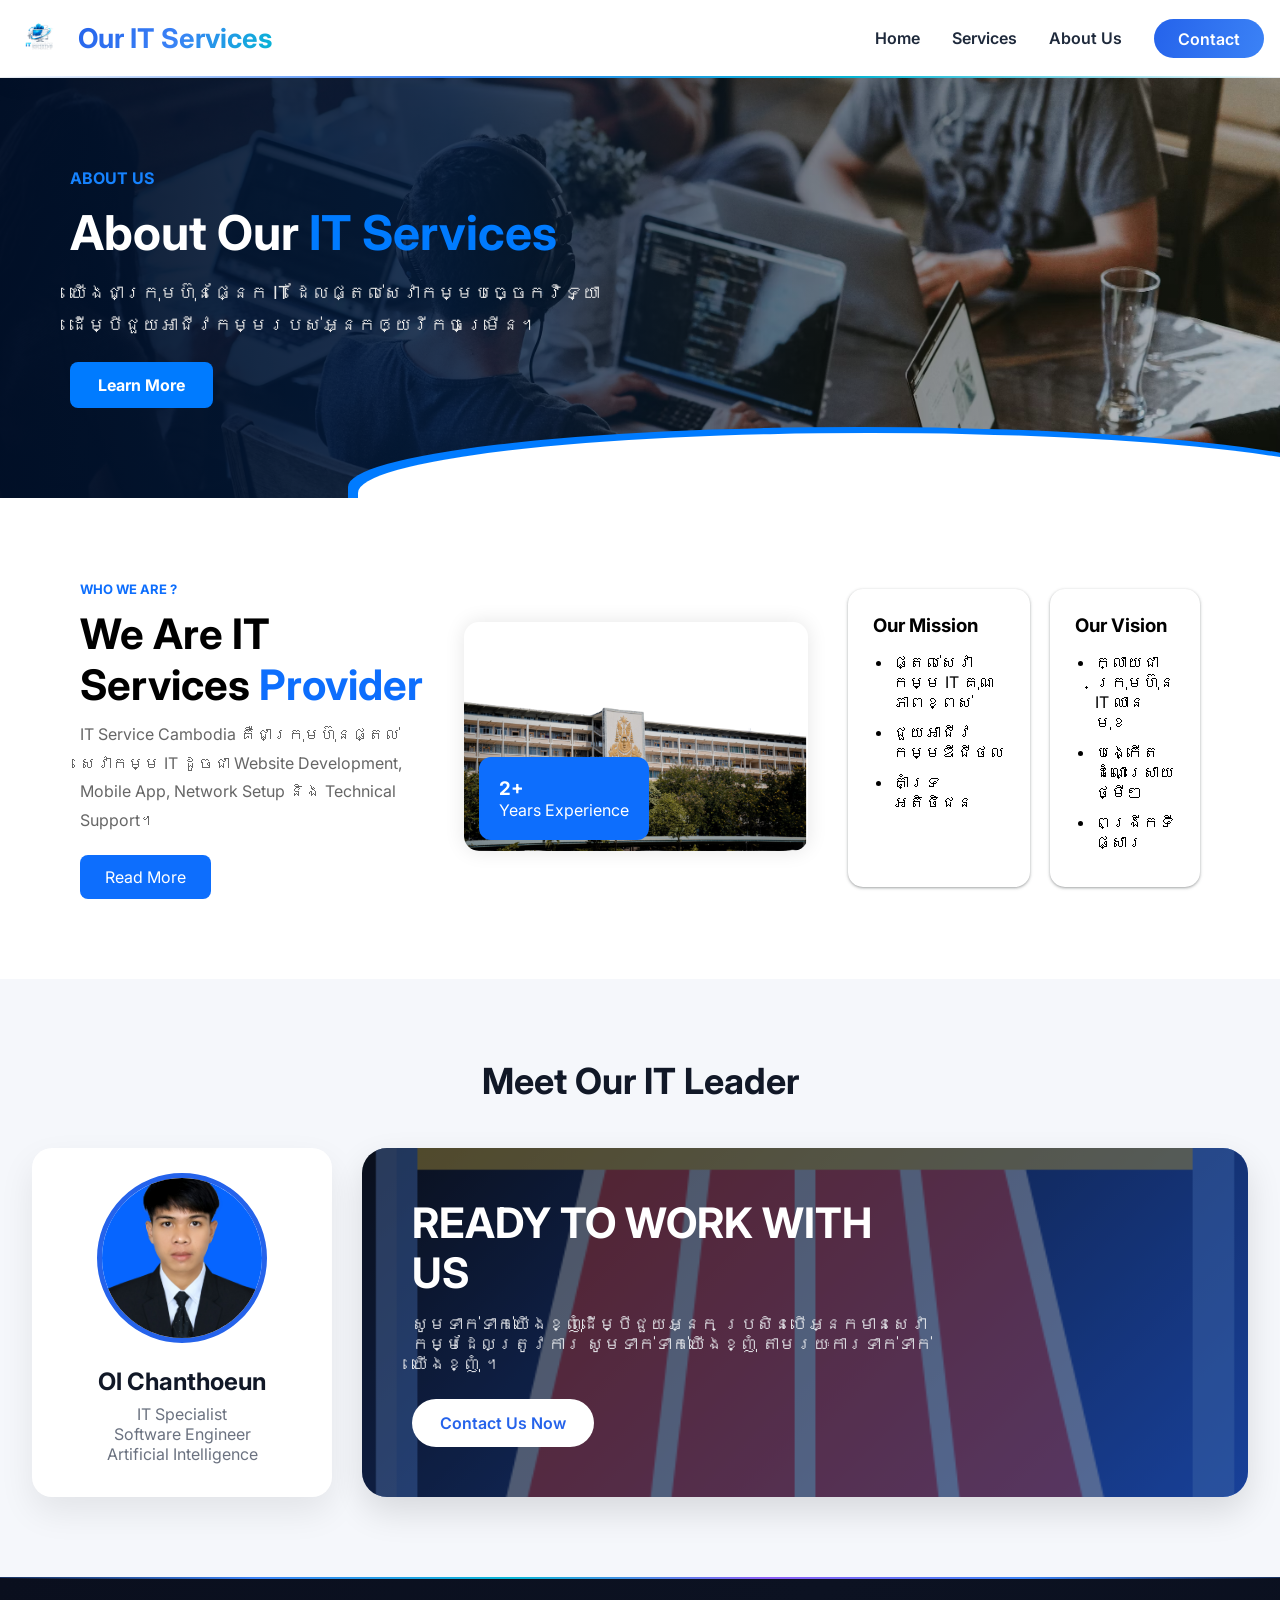
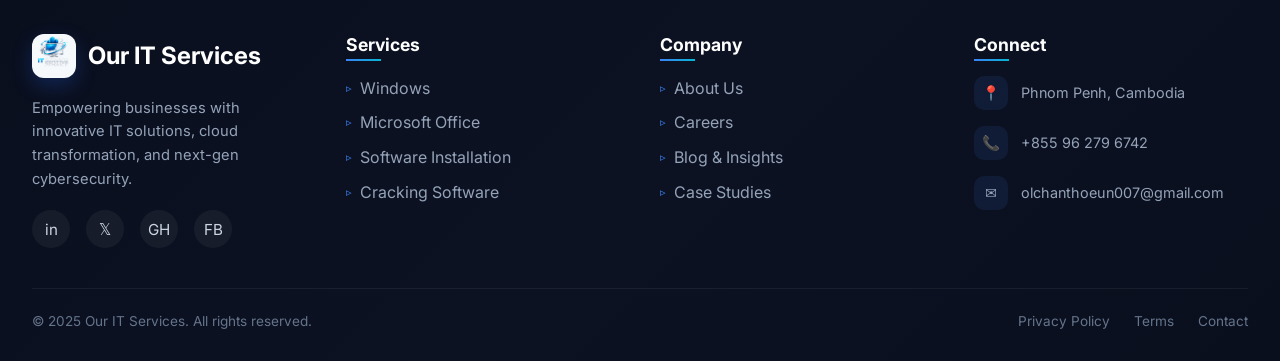
<file: pages/about.html>
<!DOCTYPE html>
<html lang="en">
    <head>
        <meta charset="UTF-8">
        <meta name="viewport"
            content="width=device-width, initial-scale=1.0, viewport-fit=cover">
        <title>IT Services</title>

        <!-- Link to Favicon -->
        <link rel="icon" type="image/x-icon"
            href="../assets/images/icons/logo_it_service.ico">

        <!-- Link CSS -->
        <link rel="stylesheet" href="../assets/css/style.css">
        <link rel="stylesheet" href="../assets/css/responsive.css">
        <link rel="stylesheet" href="../assets/css/about.css">

        <!-- Link to Animation -->
        <link href="https://unpkg.com/aos@2.3.1/dist/aos.css" rel="stylesheet">
    </head>
    <body>

        <!-- Start of Header -->
        <header class="modern-header">
            <div class="container header-flex">

                <div class="logo">
                    <img class="logo-img"
                        src="../assets/images/logo/logo_it_service.png"
                        alt="IT Service Company Logo">
                    <h1>Our IT Services</h1>
                </div>

                <input type="checkbox" id="menu-toggle">
                <label for="menu-toggle" class="menu-icon">&#9776;</label>

                <nav>
                    <ul>
                        <li><a href="../index.html">Home</a></li>
                        <li><a href="services.html">Services</a></li>
                        <li><a href="about.html">About Us</a></li>
                        <li><a href="contact.html">Contact</a></li>
                    </ul>
                </nav>

            </div>
        </header>
        <!-- End of Header -->

        <!-- Start of Hero Section About -->
        <section class="about-hero">
            <div class="about-content" data-aos="fade-right">
                <span>ABOUT US</span>
                <h1>About Our <b>IT Services</b></h1>
                <p>
                    យើងជាក្រុមហ៊ុនផ្នែក IT ដែលផ្តល់សេវាកម្មបច្ចេកវិទ្យា
                    ដើម្បីជួយអាជីវកម្មរបស់អ្នកឲ្យរីកចម្រើន។
                </p>
                <a href="#">Learn More</a>
            </div>
        </section>
        <!-- End of Hero Section About -->

        <!-- Start of about company -->
        <section class="about-company" data-aos="zoom-in" data-aos-delay="300">

            <!-- Left -->
            <div class="about-text">
                <span>WHO WE ARE ?</span>
                <h2>We Are IT Services <span id="provider">Provider</span></h2>

                <p>
                    IT Service Cambodia គឺជាក្រុមហ៊ុនផ្តល់សេវាកម្ម IT
                    ដូចជា Website Development, Mobile App,
                    Network Setup និង Technical Support។
                </p>

                <a href="#" class="btn">Read More</a>
            </div>

            <!-- Center -->
            <div class="about-image">
                <img src="../assets/images/company/researchers_rupp.png" alt>
                <div class="experience">
                    <h3>2+</h3>
                    <p>Years Experience</p>
                </div>
            </div>

            <!-- Right -->
            <div class="about-cards">

                <div class="card">
                    <h3>Our Mission</h3>
                    <ul>
                        <li>ផ្តល់សេវាកម្ម IT គុណភាពខ្ពស់</li>
                        <li>ជួយអាជីវកម្មឌីជីថល</li>
                        <li>គាំទ្រអតិថិជន</li>
                    </ul>
                </div>

                <div class="card">
                    <h3>Our Vision</h3>

                    <ul>
                        <li>ក្លាយជាក្រុមហ៊ុន IT ឈានមុខ</li>
                        <li>បង្កើតដំណោះស្រាយថ្មីៗ</li>
                        <li>ពង្រីកទីផ្សារ</li>
                    </ul>
                </div>

            </div>

        </section>
        <!-- End of about company -->

        <!-- Start of information leader -->
        <section class="information-leader">
            <div class="container" data-aos="zoom-in" data-aos-delay="200">
                <h2 class="subtitle">Meet Our IT Leader</h2>
                <div class="leader-wrapper">

                    <div class="leader-cards">

                        <div class="card-info">
                            <img src="../assets/images/team/IMG_6975 copy.jpg"
                                alt="thoeun">
                            <h3>Ol Chanthoeun</h3>
                            <p>IT Specialist</p>
                            <p>Software Engineer</p>
                            <p>Artificial Intelligence</p>

                        </div>

                        <div class="banner">
                            <div class="banner-img">
                                <img src="../assets/images/team/start-line.png"
                                    alt="banner">
                            </div>

                            <div class="banner-text">
                                <h2>READY TO WORK WITH US</h2>
                                <p>សូមទាក់ទាក់យើងខ្ញុំដើម្បីជួយអ្នក ប្រសិនបើអ្នកមានសេវាកម្មដែលត្រូវការ សូមទាក់ទាក់យើងខ្ញុំ តាមរយៈការទាក់ទាក់យើងខ្ញុំ ។</p>
                                <a href="../pages/contact.html">Contact Us Now</a>
                            </div>

                        </div>

                    </div>
                </div>
            </div>
        </section>
        <!-- End of information leader -->

        <!-- Start of Footer -->
        <footer class="it-footer">

            <div class="footer-container">
                <div class="footer-grid">
                    <div class="footer-brand">
                        <div class="footer-logo">
                            <div class="footer-logo-icon">
                                <span><img
                                        src="../assets/images/logo/logo_it_service.png"
                                        alt></span>
                            </div>
                            <h2>Our IT Services</h2>
                        </div>

                        <p class="footer-tagline">
                            Empowering businesses with innovative IT solutions,
                            cloud transformation, and next-gen cybersecurity.
                        </p>

                        <div class="social-links">
                            <a href="#" class="social-link">in</a>
                            <a href="#" class="social-link">𝕏</a>
                            <a href="#" class="social-link">GH</a>
                            <a href="#" class="social-link">FB</a>
                        </div>
                    </div>

                    <div>
                        <h3 class="footer-heading">Services</h3>
                        <ul class="footer-links">
                            <li><a href="#">Windows</a></li>
                            <li><a href="#">Microsoft Office</a></li>
                            <li><a href="#">Software Installation</a></li>
                            <li><a href="#">Cracking Software</a></li>
                        </ul>
                    </div>

                    <div>
                        <h3 class="footer-heading">Company</h3>
                        <ul class="footer-links">
                            <li><a href="#">About Us</a></li>
                            <li><a href="#">Careers</a></li>
                            <li><a href="#">Blog & Insights</a></li>
                            <li><a href="#">Case Studies</a></li>
                        </ul>
                    </div>

                    <div>
                        <h3 class="footer-heading">Connect</h3>
                        <div class="contact-info">
                            <div class="contact-item">
                                <div class="contact-icon">📍</div>
                                <div class="contact-text">Phnom Penh,
                                    Cambodia</div>
                            </div>
                            <div class="contact-item">
                                <div class="contact-icon">📞</div>
                                <div class="contact-text">+855 96 279 6742</div>
                            </div>
                            <div class="contact-item">
                                <div class="contact-icon">✉️</div>
                                <div
                                    class="contact-text">olchanthoeun007@gmail.com</div>
                            </div>
                        </div>
                    </div>
                </div>

                <div class="footer-bottom">
                    <div class="copyright">
                        © 2025 <a href="#">Our IT Services</a>. All rights
                        reserved.
                    </div>
                    <div class="legal-links">
                        <a href="#">Privacy Policy</a>
                        <a href="#">Terms</a>
                        <a href="#">Contact</a>
                    </div>
                </div>
            </div>

        </footer>
        <!-- End of Footer -->
        
        <!-- AOS JS -->
        <script src="https://unpkg.com/aos@2.3.1/dist/aos.js"></script>

        <!-- Initialize -->
        <script>
        AOS.init({
            duration: 1000,
            once: true,
            offset: 100
        });
        </script>

    </body>
</html>
</file>
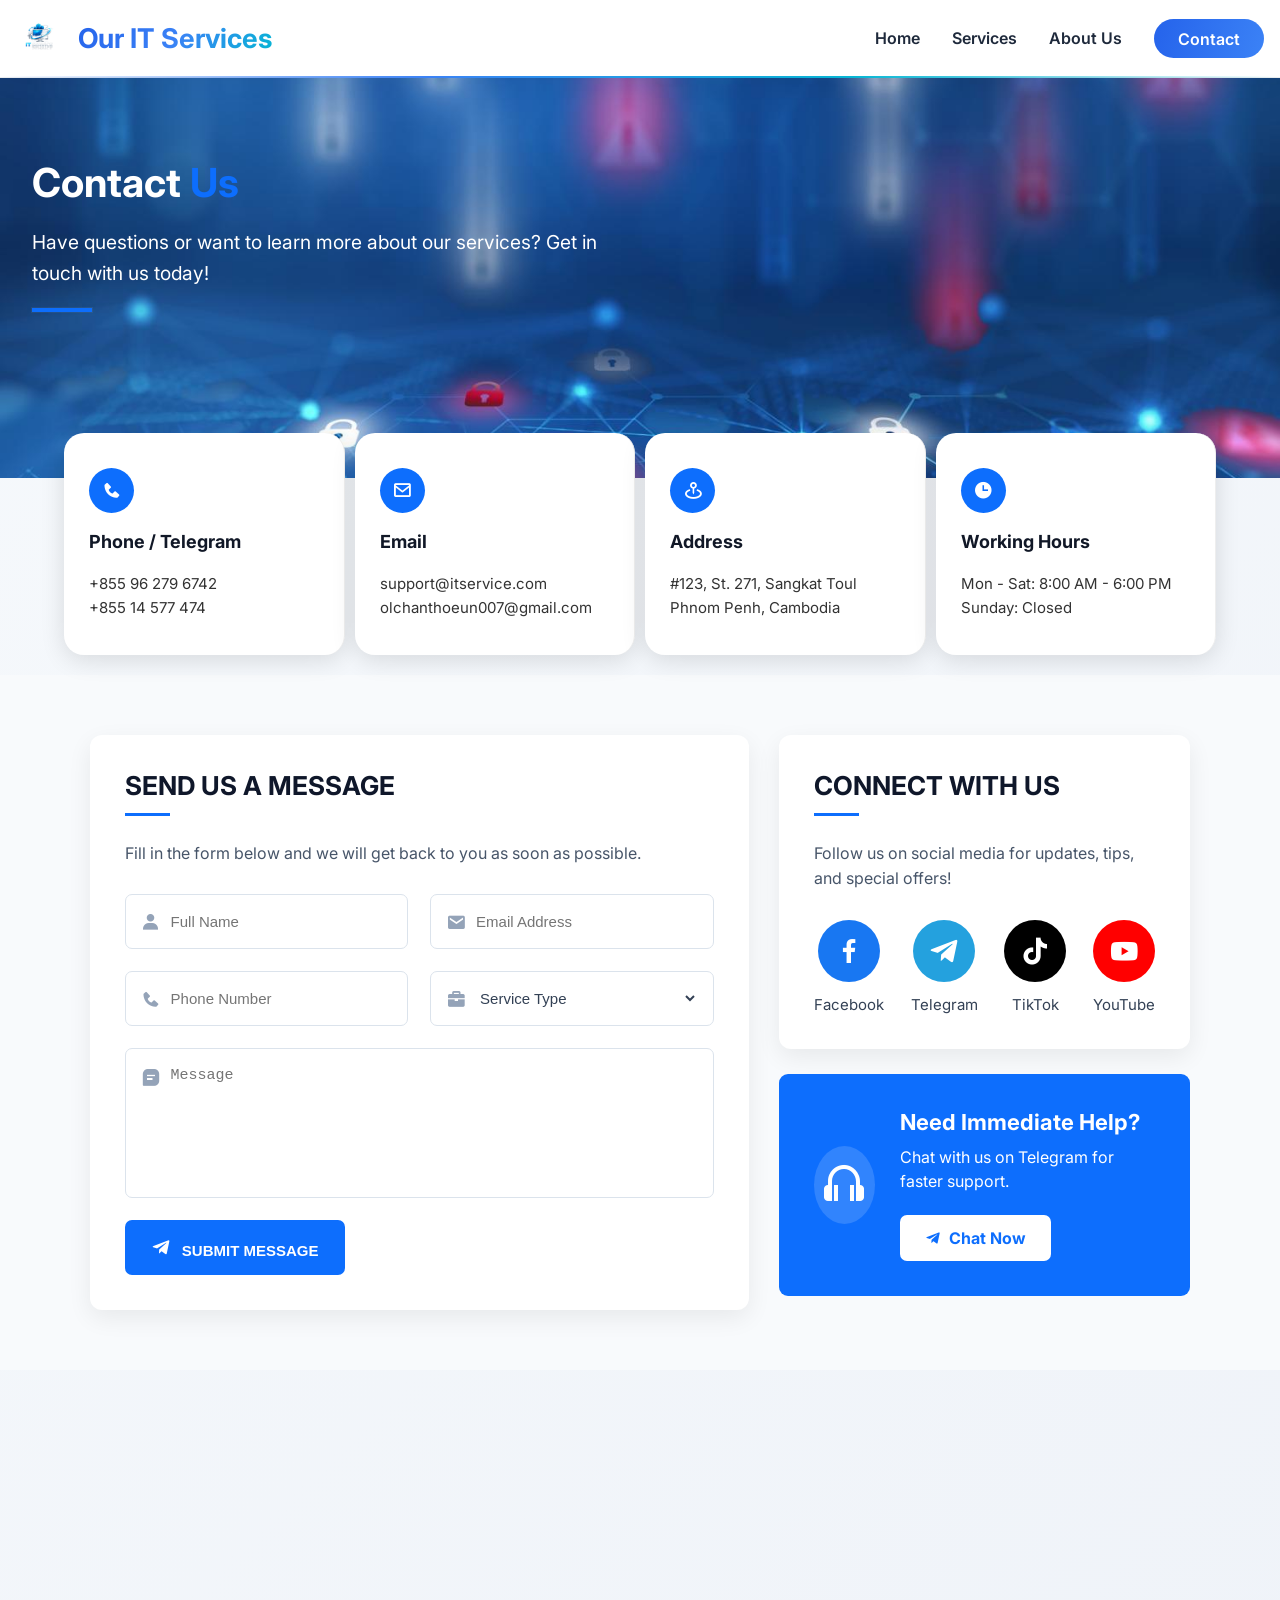
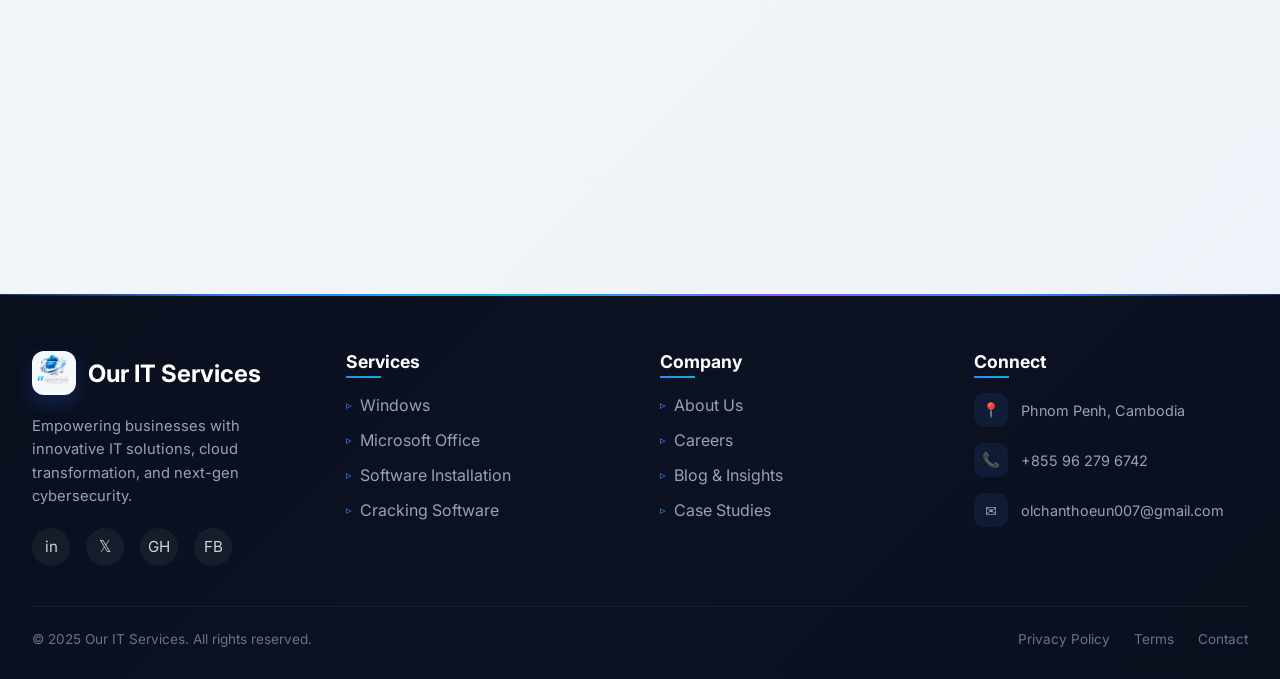
<file: pages/contact.html>
<!DOCTYPE html>
<html lang="en">
    <head>
        <meta charset="UTF-8">
        <meta name="viewport"
            content="width=device-width, initial-scale=1.0, viewport-fit=cover">
        <title>IT Services</title>

        <!-- Link to Favicon -->
        <link rel="icon" type="image/x-icon"
            href="../assets/images/icons/logo_it_service.ico">

        <!-- Link CSS -->
        <link rel="stylesheet" href="../assets/css/style.css">
        <link rel="stylesheet" href="../assets/css/responsive.css">
        <link rel="stylesheet" href="../assets/css/contact.css">

        <!-- link to boxicons -->
        <link href="https://unpkg.com/boxicons@2.1.4/css/boxicons.min.css"
            rel="stylesheet">
        
        <!-- Link to Animation -->
        <link href="https://unpkg.com/aos@2.3.1/dist/aos.css" rel="stylesheet">
    </head>
    <body>

        <!-- Start of Header -->
        <header class="modern-header">
            <div class="container header-flex">

                <div class="logo">
                    <img class="logo-img"
                        src="../assets/images/logo/logo_it_service.png"
                        alt="IT Service Company Logo">
                    <h1>Our IT Services</h1>
                </div>

                <input type="checkbox" id="menu-toggle">
                <label for="menu-toggle" class="menu-icon">&#9776;</label>

                <nav>
                    <ul>
                        <li><a href="../index.html">Home</a></li>
                        <li><a href="services.html">Services</a></li>
                        <li><a href="about.html">About Us</a></li>
                        <li><a href="contact.html">Contact</a></li>
                    </ul>
                </nav>

            </div>
        </header>
        <!-- End of Header -->

        <!-- Start of Contact Hero Section -->
        <section class="contact-hero">
            <div class="container" data-aos="fade-up">
                <h2>Contact <span>Us</span></h2>
                <p>Have questions or want to learn more about our services? Get
                    in touch with us today!</p>
                <div class="line"></div>
            </div>
        </section>
        <!-- End of Contact Hero Section -->

        <!-- Start of Contact Info -->
        <section class="contact-info-contact" data-aos="zoom-in" data-aos-delay="200">
            <div class="info-card">
                <div class="icon"><i class="bx bxs-phone"></i></div>
                <h3>Phone / Telegram</h3>
                <p>+855 96 279 6742</p>
                <p>+855 14 577 474</p>
            </div>

            <div class="info-card">
                <div class="icon"><i class="bx bx-envelope"></i></div>
                <h3>Email</h3>
                <p>support@itservice.com</p>
                <p>olchanthoeun007@gmail.com</p>
            </div>

            <div class="info-card">
                <div class="icon"><i class='bx bx-map-pin'></i></div>
                <h3>Address</h3>
                <p>#123, St. 271, Sangkat Toul</p>
                <p>Phnom Penh, Cambodia</p>
            </div>

            <div class="info-card">
                <div class="icon"><i class='bx bxs-time'></i></div>
                <h3>Working Hours</h3>
                <p>Mon - Sat: 8:00 AM - 6:00 PM</p>
                <p>Sunday: Closed</p>
            </div>
        </section>
        <!-- End of Contact Info -->

        <!-- Start of Contact Form -->
        <section class="contact-section" data-aos="zoom-in" data-aos-delay="300">
            <div class="contact-container">

                <!-- Left Form -->
                <div class="contact-card">
                    <h2>SEND US A MESSAGE</h2>
                    <div class="line"></div>
                    <p>Fill in the form below and we will get back to you as
                        soon as possible.</p>

                    <form class="contact-form">
                        <div class="form-group">
                            <i class="bx bxs-user"></i>
                            <input type="text" placeholder="Full Name">
                        </div>

                        <div class="form-group">
                            <i class="bx bxs-envelope"></i>
                            <input type="email" placeholder="Email Address">
                        </div>

                        <div class="form-group">
                            <i class="bx bxs-phone"></i>
                            <input type="text" placeholder="Phone Number">
                        </div>

                        <div class="form-group">
                            <i class="bx bxs-briefcase"></i>
                            <select>
                                <option>Service Type</option>
                                <option>Windows Installation</option>
                                <option>Microsoft Office</option>
                                <option>Computer Repair</option>
                                <option>Website Development</option>
                                <option>Canva Pro</option>
                                <option>ChatGPT Plus</option>
                                <option>Other</option>
                            </select>
                        </div>

                        <div class="form-group message">
                            <i class="bx bxs-message-square-detail"></i>
                            <textarea placeholder="Message"></textarea>
                        </div>

                        <button type="submit">
                            <i class="bx bxl-telegram"></i>
                            SUBMIT MESSAGE
                        </button>
                    </form>
                </div>

                <!-- Right Side -->
                <div class="right-side">
                    <div class="contact-card">
                        <h2>CONNECT WITH US</h2>
                        <div class="line"></div>
                        <p>Follow us on social media for updates, tips, and
                            special offers!</p>

                        <div class="social-list">
                            <div class="social-item">
                                <div class="social-icon facebook"><i
                                        class="bx bxl-facebook"></i></div>
                                <span>Facebook</span>
                            </div>

                            <div class="social-item">
                                <div class="social-icon telegram"><i
                                        class="bx bxl-telegram"></i></div>
                                <span>Telegram</span>
                            </div>

                            <div class="social-item">
                                <div class="social-icon tiktok"><i
                                        class="bx bxl-tiktok"></i></div>
                                <span>TikTok</span>
                            </div>

                            <div class="social-item">
                                <div class="social-icon youtube"><i
                                        class="bx bxl-youtube"></i></div>
                                <span>YouTube</span>
                            </div>
                        </div>
                    </div>

                    <div class="help-card">
                        <div class="help-icon">
                            <i class="bx bx-headphone"></i>
                        </div>

                        <div>
                            <h3>Need Immediate Help?</h3>
                            <p>Chat with us on Telegram for faster support.</p>

                            <a href="#">
                                <i class="bx bxl-telegram"></i>
                                Chat Now
                            </a>
                        </div>
                    </div>
                </div>

            </div>
        </section>
        <!-- End of Contact Form -->

        <!-- Start of Map -->
        <section class="map-section">
            <div class="container" data-aos="zoom-in" data-aos-delay="100">
                <iframe
                    src="https://www.google.com/maps?q=Phnom%20Penh,%20Cambodia&output=embed"
                    width="100%"
                    height="400"
                    style="border:0;"
                    allowfullscreen
                    loading="lazy">
                </iframe>
            </div>
        </section>
        <!-- End of Map -->

        <!-- Start of Footer -->
        <footer class="it-footer">

            <div class="footer-container">
                <div class="footer-grid">
                    <div class="footer-brand">
                        <div class="footer-logo">
                            <div class="footer-logo-icon">
                                <span><img
                                        src="../assets/images/logo/logo_it_service.png"
                                        alt></span>
                            </div>
                            <h2>Our IT Services</h2>
                        </div>

                        <p class="footer-tagline">
                            Empowering businesses with innovative IT solutions,
                            cloud transformation, and next-gen cybersecurity.
                        </p>

                        <div class="social-links">
                            <a href="#" class="social-link">in</a>
                            <a href="#" class="social-link">𝕏</a>
                            <a href="#" class="social-link">GH</a>
                            <a href="#" class="social-link">FB</a>
                        </div>
                    </div>

                    <div>
                        <h3 class="footer-heading">Services</h3>
                        <ul class="footer-links">
                            <li><a href="#">Windows</a></li>
                            <li><a href="#">Microsoft Office</a></li>
                            <li><a href="#">Software Installation</a></li>
                            <li><a href="#">Cracking Software</a></li>
                        </ul>
                    </div>

                    <div>
                        <h3 class="footer-heading">Company</h3>
                        <ul class="footer-links">
                            <li><a href="#">About Us</a></li>
                            <li><a href="#">Careers</a></li>
                            <li><a href="#">Blog & Insights</a></li>
                            <li><a href="#">Case Studies</a></li>
                        </ul>
                    </div>

                    <div>
                        <h3 class="footer-heading">Connect</h3>
                        <div class="contact-info">
                            <div class="contact-item">
                                <div class="contact-icon">📍</div>
                                <div class="contact-text">Phnom Penh,
                                    Cambodia</div>
                            </div>
                            <div class="contact-item">
                                <div class="contact-icon">📞</div>
                                <div class="contact-text">+855 96 279 6742</div>
                            </div>
                            <div class="contact-item">
                                <div class="contact-icon">✉️</div>
                                <div
                                    class="contact-text">olchanthoeun007@gmail.com</div>
                            </div>
                        </div>
                    </div>
                </div>

                <div class="footer-bottom">
                    <div class="copyright">
                        © 2025 <a href="#">Our IT Services</a>. All rights
                        reserved.
                    </div>
                    <div class="legal-links">
                        <a href="#">Privacy Policy</a>
                        <a href="#">Terms</a>
                        <a href="#">Contact</a>
                    </div>
                </div>
            </div>

        </footer>
        <!-- End of Footer -->

        <!-- AOS JS -->
        <script src="https://unpkg.com/aos@2.3.1/dist/aos.js"></script>

        <!-- Initialize -->
        <script>
        AOS.init({
            duration: 1000,
            once: true,
            offset: 100
        });
        </script>
    </body>
</html>
</file>
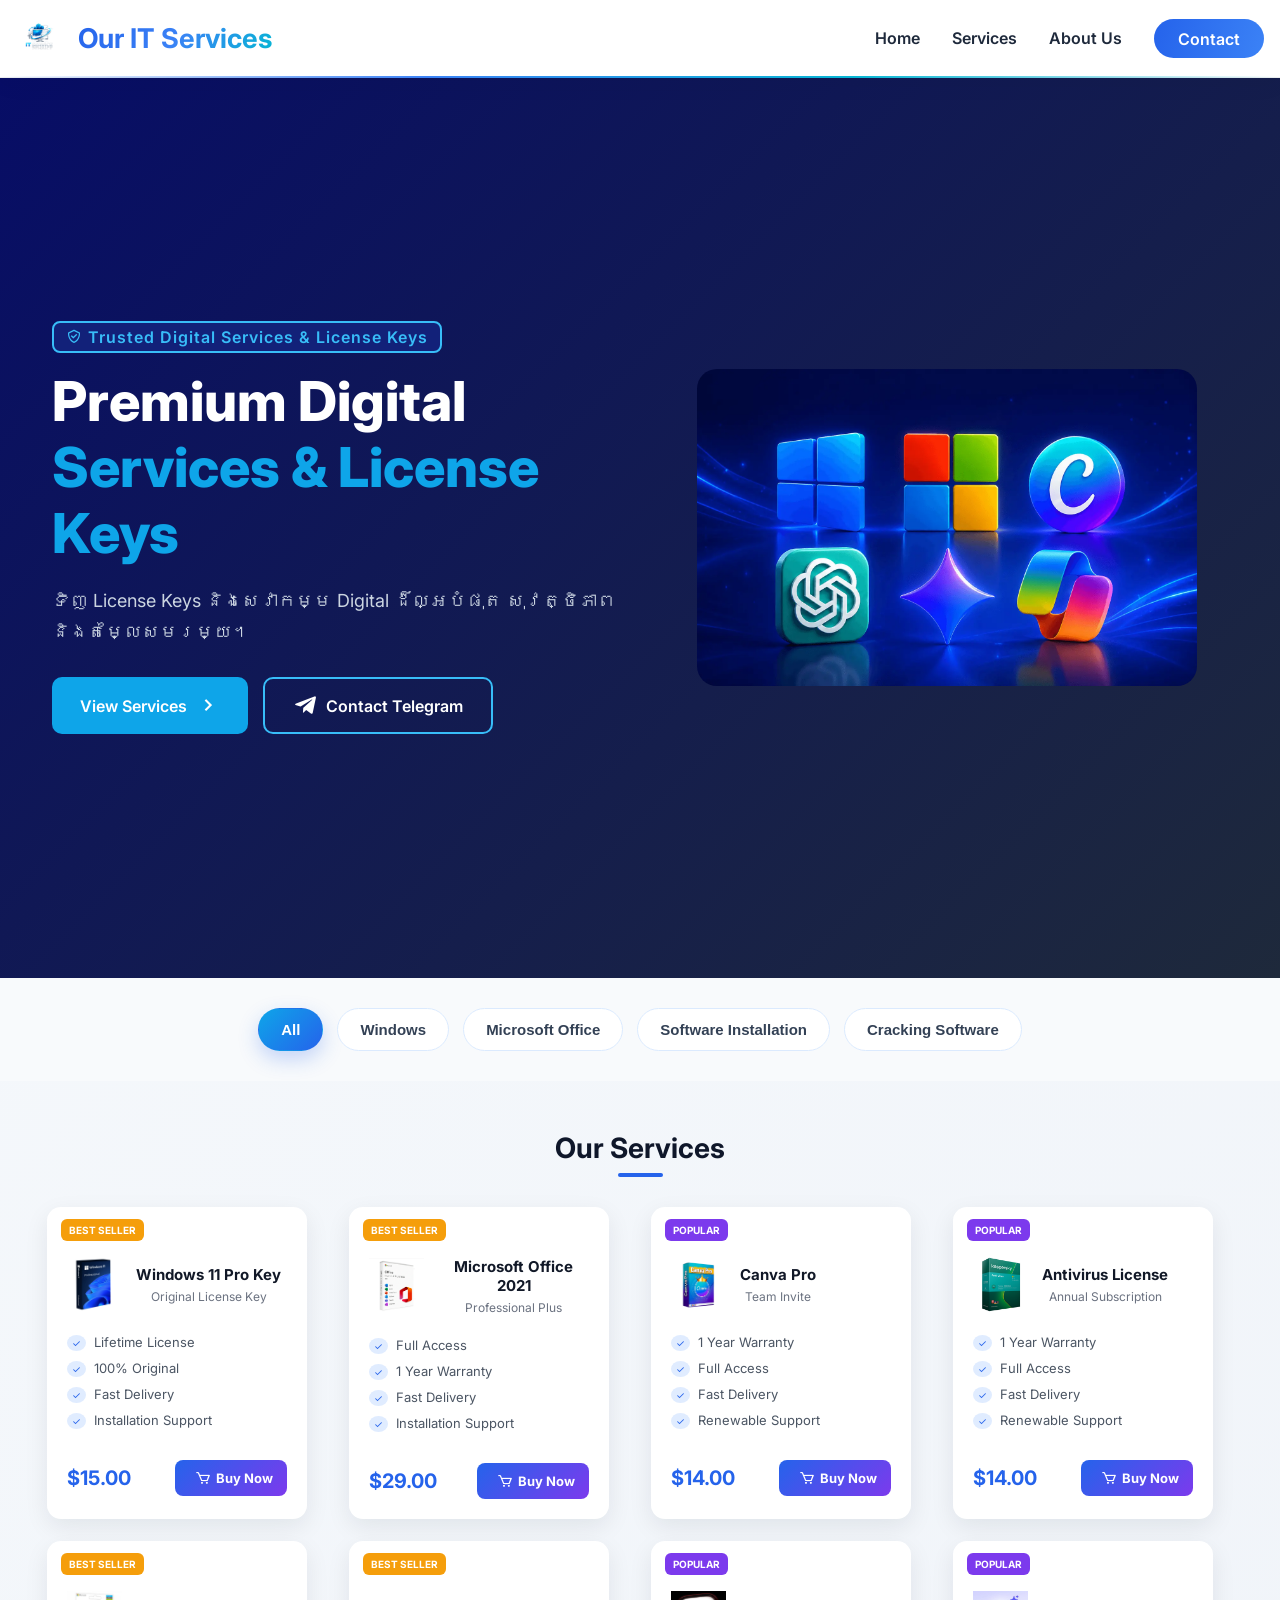
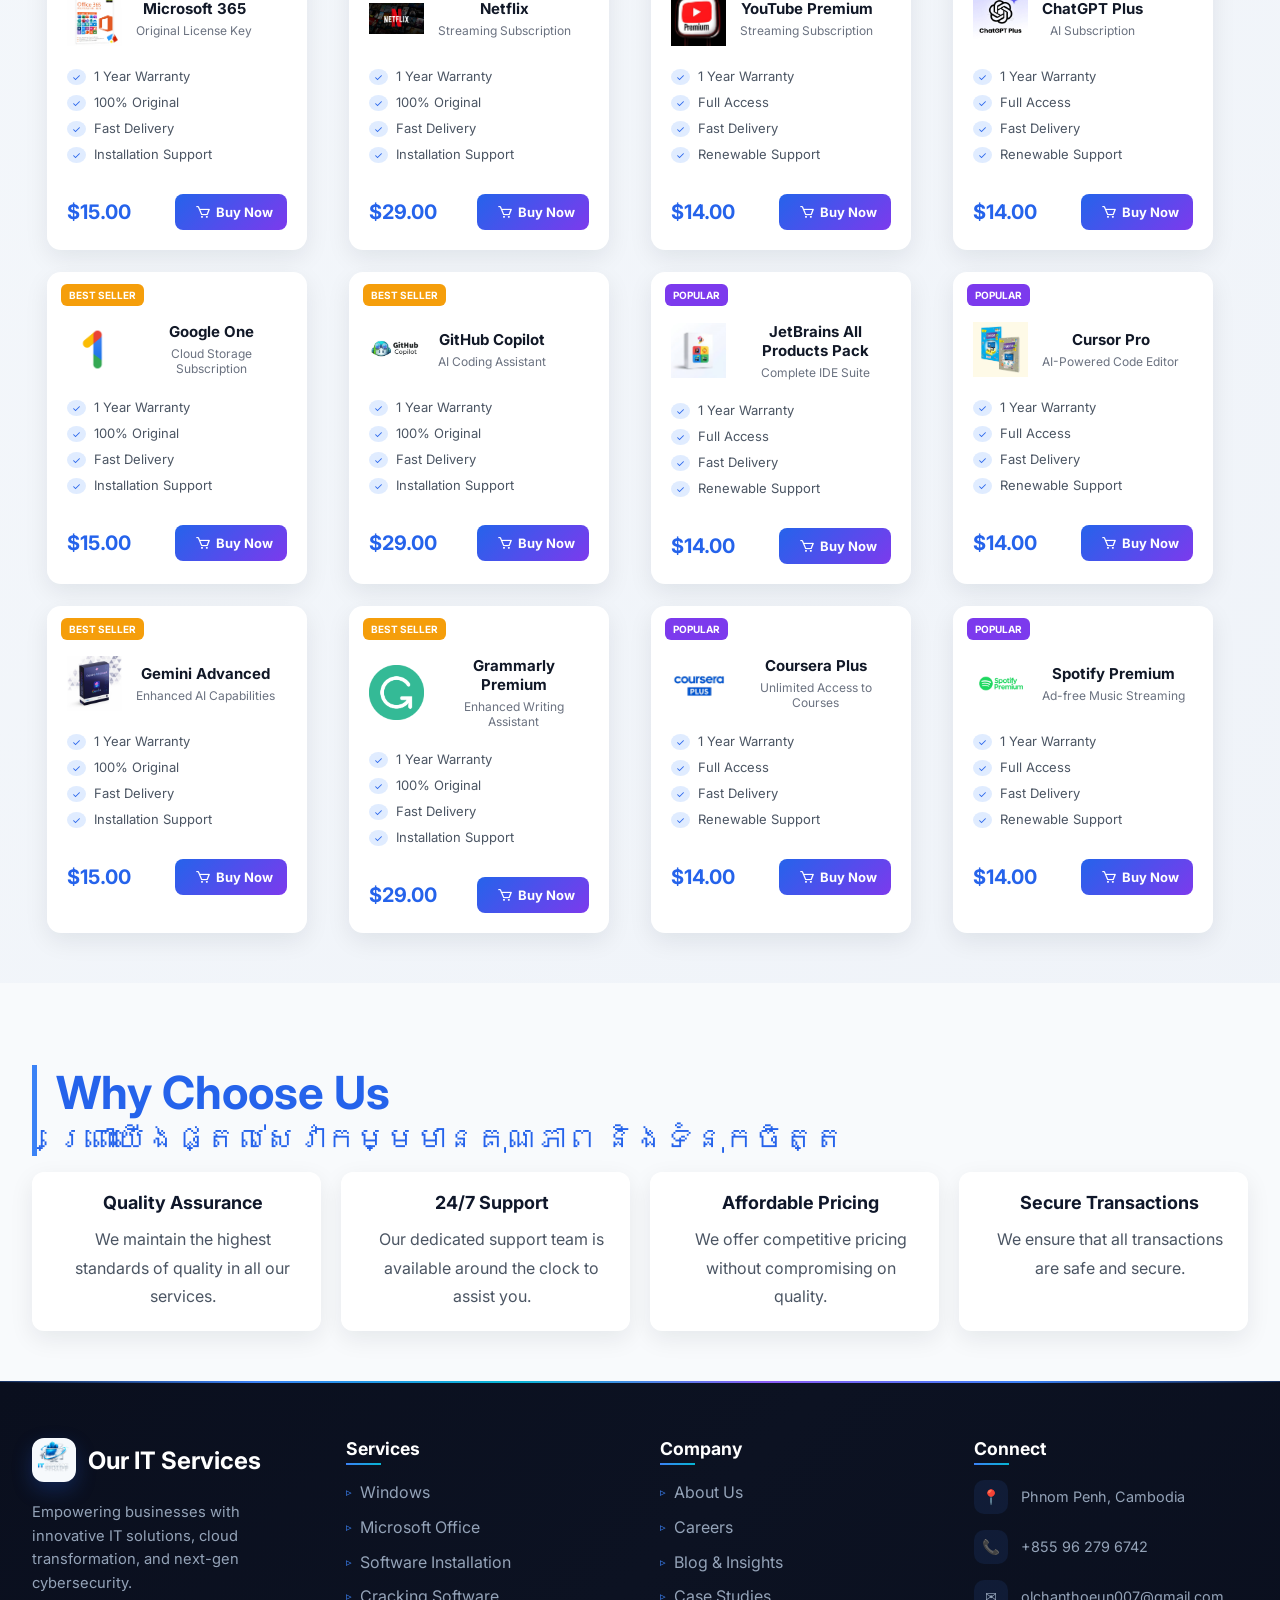
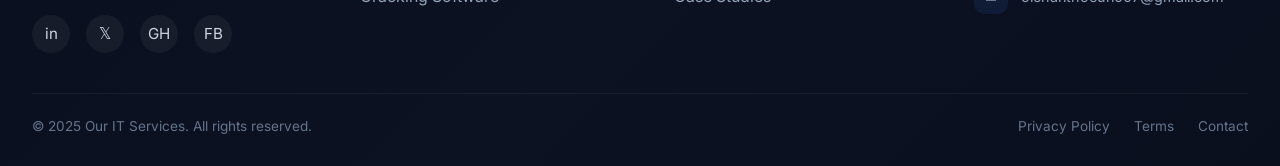
<file: pages/services.html>
<!DOCTYPE html>
<html lang="en">
    <head>
        <meta charset="UTF-8">
        <meta name="viewport"
            content="width=device-width, initial-scale=1.0, viewport-fit=cover">
        <title>IT Services</title>

        <!-- Link to Favicon -->
        <link rel="icon" type="image/x-icon"
            href="../assets/images/icons/logo_it_service.ico">

        <!-- Link CSS -->
        <link rel="stylesheet" href="../assets/css/style.css">
        <link rel="stylesheet" href="../assets/css/responsive.css">
        <link rel="stylesheet" href="../assets/css/services.css">

        <!-- Boxicons -->
        <link href="https://unpkg.com/boxicons@2.1.4/css/boxicons.min.css"
            rel="stylesheet">
        
        <!-- Link to Animation -->
        <link href="https://unpkg.com/aos@2.3.1/dist/aos.css" rel="stylesheet">

    </head>
    <body>

        <!-- Start of Header -->
        <header class="modern-header">
            <div class="container header-flex">

                <div class="logo">
                    <img class="logo-img"
                        src="../assets/images/logo/logo_it_service.png"
                        alt="IT Service Company Logo">
                    <h1>Our IT Services</h1>
                </div>

                <input type="checkbox" id="menu-toggle">
                <label for="menu-toggle" class="menu-icon">&#9776;</label>

                <nav>
                    <ul>
                        <li><a href="../index.html">Home</a></li>
                        <li><a href="../pages/services.html">Services</a></li>
                        <li><a href="../pages/about.html">About Us</a></li>
                        <li><a href="../pages/contact.html">Contact</a></li>
                    </ul>
                </nav>

            </div>
        </header>
        <!-- End of Header -->

        <!-- Start of Hero Section -->
        <section class="hero-service">
            <div class="container">
                <div class="hero-service-wrapper" data-aos="fade-up">

                    <div class="hero-service-content">
                        <p class="subtitle"><i class="bx bx-check-shield"></i>
                            Trusted Digital Services & License Keys
                        </p>

                        <h1>
                            Premium Digital <br>
                            <span class="highlight">Services & License
                                Keys</span>
                        </h1>

                        <p class="description">
                            ទិញ License Keys និងសេវាកម្ម Digital
                            ដ៏ល្អបំផុត សុវត្ថិភាព និងតម្លៃសមរម្យ។
                        </p>

                        <div class="button-group">
                            <a href="#view-services" class="btn btn-primary">
                                View Services <i
                                    class="bx bx-chevron-right"></i>
                            </a>

                            <a href="https://t.me/olchanthoeun"
                                class="btn btn-secondary"> <i
                                    class='bx bxl-telegram'></i>
                                Contact Telegram
                            </a>
                        </div>
                    </div>

                    <div class="hero-service-image">
                        <img src="../assets/images/hero/hero-service.webp"
                            alt="IT Services">
                    </div>

                </div>
            </div>
        </section>
        <!-- End of Hero Section -->

        <!-- Category Filter -->
        <section class="category-filter">
            <div class="container">
                <div class="filter-wrapper" data-aos="fade-up">
                    <button class="filter-btn active"
                        data-filter="all">All</button>
                    <button class="filter-btn"
                        data-filter="windows">Windows</button>
                    <button class="filter-btn" data-filter="office">Microsoft
                        Office</button>
                    <button class="filter-btn"
                        data-filter="installation">Software
                        Installation</button>
                    <button class="filter-btn" data-filter="cracking">Cracking
                        Software</button>
                </div>
            </div>
        </section>
        <!-- End of Category Filter -->

        <!-- Service Cards Grid -->
        <section class="services">
            <div class="container" data-aos="zoom-in" data-aos-delay="200">
                <div class="section-title-card" id="view-services">
                    <h2>Our Services</h2>
                    <span></span>
                </div>

                <div class="services-grid-card">

                    <!-- Card 1 -->
                    <div class="service-card">
                        <div class="badge orange">BEST SELLER</div>

                        <div class="card-header">
                            <img
                                src="../assets/images/products/windows11pro.webp"
                                alt="Windows 11 Pro Key">
                            <div>
                                <h3>Windows 11 Pro Key</h3>
                                <p>Original License Key</p>
                            </div>
                        </div>

                        <ul>
                            <li>Lifetime License</li>
                            <li>100% Original</li>
                            <li>Fast Delivery</li>
                            <li>Installation Support</li>
                        </ul>

                        <div class="card-footer">
                            <h4>$15.00</h4>
                            <a href="#"><i class='bx bx-cart'></i> Buy Now</a>
                        </div>
                    </div>

                    <!-- Card 2 -->
                    <div class="service-card">
                        <div class="badge orange">BEST SELLER</div>
                        <div class="card-header">
                            <img
                                src="../assets/images/products/microsoftofficial2021.webp"
                                alt>
                            <div>
                                <h3>Microsoft Office 2021</h3>
                                <p>Professional Plus</p>
                            </div>
                        </div>
                        <ul>
                            <li>Full Access</li>
                            <li>1 Year Warranty</li>
                            <li>Fast Delivery</li>
                            <li>Installation Support</li>
                        </ul>
                        <div class="card-footer">
                            <h4>$29.00</h4>
                            <a href="#"><i class='bx bx-cart'></i> Buy Now</a>
                        </div>
                    </div>

                    <!-- Card 3 -->
                    <div class="service-card">
                        <div class="badge purple">POPULAR</div>
                        <div class="card-header">
                            <img src="../assets/images/products/canva-pro.jpg"
                                alt>
                            <div>
                                <h3>Canva Pro</h3>
                                <p>Team Invite</p>
                            </div>
                        </div>
                        <ul>
                            <li>1 Year Warranty</li>
                            <li>Full Access</li>
                            <li>Fast Delivery</li>
                            <li>Renewable Support</li>
                        </ul>
                        <div class="card-footer">
                            <h4>$14.00</h4>
                            <a href="#"><i class='bx bx-cart'></i> Buy Now</a>
                        </div>
                    </div>

                    <!-- Card 4 -->
                    <div class="service-card">
                        <div class="badge purple">POPULAR</div>
                        <div class="card-header">
                            <img src="../assets/images/products/anit_virus.jpg"
                                alt>
                            <div>
                                <h3>Antivirus License</h3>
                                <p>Annual Subscription</p>
                            </div>
                        </div>
                        <ul>
                            <li>1 Year Warranty</li>
                            <li>Full Access</li>
                            <li>Fast Delivery</li>
                            <li>Renewable Support</li>
                        </ul>
                        <div class="card-footer">
                            <h4>$14.00</h4>
                            <a href="#"><i class='bx bx-cart'></i> Buy Now</a>
                        </div>
                    </div>

                    <!-- Card 5 -->
                    <div class="service-card">
                        <div class="badge orange">BEST SELLER</div>

                        <div class="card-header">
                            <img
                                src="../assets/images/products/microsoft-365-license-ph.webp"
                                alt>
                            <div>
                                <h3>Microsoft 365</h3>
                                <p>Original License Key</p>
                            </div>
                        </div>

                        <ul>
                            <li>1 Year Warranty</li>
                            <li>100% Original</li>
                            <li>Fast Delivery</li>
                            <li>Installation Support</li>
                        </ul>

                        <div class="card-footer">
                            <h4>$15.00</h4>
                            <a href="#"><i class='bx bx-cart'></i> Buy Now</a>
                        </div>
                    </div>

                    <!-- Card 6 -->
                    <div class="service-card">
                        <div class="badge orange">BEST SELLER</div>
                        <div class="card-header">
                            <img
                                src="../assets/images/products/1753644539114-netflix.jpeg"
                                alt>
                            <div>
                                <h3>Netflix</h3>
                                <p>Streaming Subscription</p>
                            </div>
                        </div>
                        <ul>
                            <li>1 Year Warranty</li>
                            <li>100% Original</li>
                            <li>Fast Delivery</li>
                            <li>Installation Support</li>
                        </ul>
                        <div class="card-footer">
                            <h4>$29.00</h4>
                            <a href="#"><i class='bx bx-cart'></i> Buy Now</a>
                        </div>
                    </div>

                    <!-- Card 7 -->
                    <div class="service-card">
                        <div class="badge purple">POPULAR</div>
                        <div class="card-header">
                            <img src="../assets/images/products/youtube.jpg"
                                alt>
                            <div>
                                <h3>YouTube Premium</h3>
                                <p>Streaming Subscription</p>
                            </div>
                        </div>
                        <ul>
                            <li>1 Year Warranty</li>
                            <li>Full Access</li>
                            <li>Fast Delivery</li>
                            <li>Renewable Support</li>
                        </ul>
                        <div class="card-footer">
                            <h4>$14.00</h4>
                            <a href="#"><i class='bx bx-cart'></i> Buy Now</a>
                        </div>
                    </div>

                    <!-- Card 8 -->
                    <div class="service-card">
                        <div class="badge purple">POPULAR</div>
                        <div class="card-header">
                            <img
                                src="../assets/images/products/chatgpt_plus.webp"
                                alt>
                            <div>
                                <h3>ChatGPT Plus</h3>
                                <p>AI Subscription</p>
                            </div>
                        </div>
                        <ul>
                            <li>1 Year Warranty</li>
                            <li>Full Access</li>
                            <li>Fast Delivery</li>
                            <li>Renewable Support</li>
                        </ul>
                        <div class="card-footer">
                            <h4>$14.00</h4>
                            <a href="#"><i class='bx bx-cart'></i> Buy Now</a>
                        </div>
                    </div>

                    <!-- Card 9 -->
                    <div class="service-card">
                        <div class="badge orange">BEST SELLER</div>

                        <div class="card-header">
                            <img src="../assets/images/products/google_one.png"
                                alt>
                            <div>
                                <h3>Google One</h3>
                                <p>Cloud Storage Subscription</p>
                            </div>
                        </div>

                        <ul>
                            <li>1 Year Warranty</li>
                            <li>100% Original</li>
                            <li>Fast Delivery</li>
                            <li>Installation Support</li>
                        </ul>

                        <div class="card-footer">
                            <h4>$15.00</h4>
                            <a href="#"><i class='bx bx-cart'></i> Buy Now</a>
                        </div>
                    </div>

                    <!-- Card 10 -->
                    <div class="service-card">
                        <div class="badge orange">BEST SELLER</div>
                        <div class="card-header">
                            <img
                                src="../assets/images/products/github_copilot.png"
                                alt>
                            <div>
                                <h3>GitHub Copilot</h3>
                                <p>AI Coding Assistant</p>
                            </div>
                        </div>
                        <ul>
                            <li>1 Year Warranty</li>
                            <li>100% Original</li>
                            <li>Fast Delivery</li>
                            <li>Installation Support</li>
                        </ul>
                        <div class="card-footer">
                            <h4>$29.00</h4>
                            <a href="#"><i class='bx bx-cart'></i> Buy Now</a>
                        </div>
                    </div>

                    <!-- Card 11 -->
                    <div class="service-card">
                        <div class="badge purple">POPULAR</div>
                        <div class="card-header">
                            <img src="../assets/images/products/jetbrainall.jpg"
                                alt>
                            <div>
                                <h3>JetBrains All Products Pack</h3>
                                <p>Complete IDE Suite</p>
                            </div>
                        </div>
                        <ul>
                            <li>1 Year Warranty</li>
                            <li>Full Access</li>
                            <li>Fast Delivery</li>
                            <li>Renewable Support</li>
                        </ul>
                        <div class="card-footer">
                            <h4>$14.00</h4>
                            <a href="#"><i class='bx bx-cart'></i> Buy Now</a>
                        </div>
                    </div>

                    <!-- Card 12 -->
                    <div class="service-card">
                        <div class="badge purple">POPULAR</div>
                        <div class="card-header">
                            <img
                                src="../assets/images/products/Cursor-Pro-1.webp"
                                alt>
                            <div>
                                <h3>Cursor Pro</h3>
                                <p>AI-Powered Code Editor</p>
                            </div>
                        </div>
                        <ul>
                            <li>1 Year Warranty</li>
                            <li>Full Access</li>
                            <li>Fast Delivery</li>
                            <li>Renewable Support</li>
                        </ul>
                        <div class="card-footer">
                            <h4>$14.00</h4>
                            <a href="#"><i class='bx bx-cart'></i> Buy Now</a>
                        </div>
                    </div>

                    <!-- Card 13 -->
                    <div class="service-card">
                        <div class="badge orange">BEST SELLER</div>

                        <div class="card-header">
                            <img src="../assets/images/products/gemini.webp"
                                alt>
                            <div>
                                <h3>Gemini Advanced</h3>
                                <p>Enhanced AI Capabilities</p>
                            </div>
                        </div>

                        <ul>
                            <li>1 Year Warranty</li>
                            <li>100% Original</li>
                            <li>Fast Delivery</li>
                            <li>Installation Support</li>
                        </ul>

                        <div class="card-footer">
                            <h4>$15.00</h4>
                            <a href="#"><i class='bx bx-cart'></i> Buy Now</a>
                        </div>
                    </div>

                    <!-- Card 14 -->
                    <div class="service-card">
                        <div class="badge orange">BEST SELLER</div>
                        <div class="card-header">
                            <img
                                src="../assets/images/products/icon-grammarly-1.png"
                                alt>
                            <div>
                                <h3>Grammarly Premium</h3>
                                <p>Enhanced Writing Assistant</p>
                            </div>
                        </div>
                        <ul>
                            <li>1 Year Warranty</li>
                            <li>100% Original</li>
                            <li>Fast Delivery</li>
                            <li>Installation Support</li>
                        </ul>
                        <div class="card-footer">
                            <h4>$29.00</h4>
                            <a href="#"><i class='bx bx-cart'></i> Buy Now</a>
                        </div>
                    </div>

                    <!-- Card 15 -->
                    <div class="service-card">
                        <div class="badge purple">POPULAR</div>
                        <div class="card-header">
                            <img
                                src="../assets/images/products/coursera_plus.png"
                                alt>
                            <div>
                                <h3>Coursera Plus</h3>
                                <p>Unlimited Access to Courses</p>
                            </div>
                        </div>
                        <ul>
                            <li>1 Year Warranty</li>
                            <li>Full Access</li>
                            <li>Fast Delivery</li>
                            <li>Renewable Support</li>
                        </ul>
                        <div class="card-footer">
                            <h4>$14.00</h4>
                            <a href="#"><i class='bx bx-cart'></i> Buy Now</a>
                        </div>
                    </div>

                    <!-- Card 16 -->
                    <div class="service-card">
                        <div class="badge purple">POPULAR</div>
                        <div class="card-header">
                            <img src="../assets/images/products/spotify.webp"
                                alt>
                            <div>
                                <h3>Spotify Premium</h3>
                                <p>Ad-free Music Streaming</p>
                            </div>
                        </div>
                        <ul>
                            <li>1 Year Warranty</li>
                            <li>Full Access</li>
                            <li>Fast Delivery</li>
                            <li>Renewable Support</li>
                        </ul>
                        <div class="card-footer">
                            <h4>$14.00</h4>
                            <a href="#"><i class='bx bx-cart'></i> Buy Now</a>
                        </div>
                    </div>

                </div>
            </div>
        </section>
        <!-- End of Services Card -->

        <!-- Start of Why Choose Us -->
        <section class="why-choose-us">
            <div class="container" data-aos="fade-up">
                <div class="section-title">
                    <h2>Why Choose Us</h2>
                    <span>ព្រោះយើងផ្តល់សេវាកម្មមានគុណភាព និងទំនុកចិត្ត</span>
                </div>
                <div class="why-choose-us-content">
                    <div class="reason-card">
                        <div class="reason-content">
                            <div class="card-img">
                                <img src="../assets/images/team/quality.jpg"
                                    alt>
                            </div>

                            <div class="card-content">
                                <h3>Quality Assurance</h3>
                                <p>We maintain the highest standards of quality
                                    in all our services.</p>
                            </div>
                        </div>
                    </div>

                    <div class="reason-card">
                        <div class="reason-content">
                            <div class="card-img">
                            <img
                                src="../assets/images/team/working24.jpg"
                                alt>
                        </div>
                        <div class="card-content">
                            <h3>24/7 Support</h3>
                            <p>Our dedicated support team is available around
                                the clock to assist you.</p>
                        </div>
                        </div>
                    </div>

                    <div class="reason-card">
                        <div class="reason-content">
                            <div class="card-img">
                                <img
                                    src="../assets/images/team/affordable-prices-rubber-stamp-seal-vector.jpg"
                                    alt>
                            </div>
                            <div class="card-content">
                                <h3>Affordable Pricing</h3>
                                <p>We offer competitive pricing without
                                    compromising on quality.</p>
                            </div>
                        </div>
                    </div>

                    <div class="reason-card">
                        <div class="reason-content">
                            <div class="card-img">
                                <img
                                    src="../assets/images/team/security.png"
                                    alt>
                            </div>
                            <div class="card-content">
                                <h3>Secure Transactions</h3>
                                <p>We ensure that all transactions are safe and
                                    secure.</p>
                            </div>
                        </div>
                    </div>
                </div>
            </div>
        </section>

        <!-- Start of Footer -->
        <footer class="it-footer">

            <div class="footer-container">
                <div class="footer-grid">
                    <div class="footer-brand">
                        <div class="footer-logo">
                            <div class="footer-logo-icon">
                                <span><img
                                        src="../assets/images/logo/logo_it_service.png"
                                        alt></span>
                            </div>
                            <h2>Our IT Services</h2>
                        </div>

                        <p class="footer-tagline">
                            Empowering businesses with innovative IT solutions,
                            cloud transformation, and next-gen cybersecurity.
                        </p>

                        <div class="social-links">
                            <a href="#" class="social-link">in</a>
                            <a href="#" class="social-link">𝕏</a>
                            <a href="#" class="social-link">GH</a>
                            <a href="#" class="social-link">FB</a>
                        </div>
                    </div>

                    <div>
                        <h3 class="footer-heading">Services</h3>
                        <ul class="footer-links">
                            <li><a href="#">Windows</a></li>
                            <li><a href="#">Microsoft Office</a></li>
                            <li><a href="#">Software Installation</a></li>
                            <li><a href="#">Cracking Software</a></li>
                        </ul>
                    </div>

                    <div>
                        <h3 class="footer-heading">Company</h3>
                        <ul class="footer-links">
                            <li><a href="#">About Us</a></li>
                            <li><a href="#">Careers</a></li>
                            <li><a href="#">Blog & Insights</a></li>
                            <li><a href="#">Case Studies</a></li>
                        </ul>
                    </div>

                    <div>
                        <h3 class="footer-heading">Connect</h3>
                        <div class="contact-info">
                            <div class="contact-item">
                                <div class="contact-icon">📍</div>
                                <div class="contact-text">Phnom Penh,
                                    Cambodia</div>
                            </div>
                            <div class="contact-item">
                                <div class="contact-icon">📞</div>
                                <div class="contact-text">+855 96 279 6742</div>
                            </div>
                            <div class="contact-item">
                                <div class="contact-icon">✉️</div>
                                <div
                                    class="contact-text">olchanthoeun007@gmail.com</div>
                            </div>
                        </div>
                    </div>
                </div>

                <div class="footer-bottom">
                    <div class="copyright">
                        © 2025 <a href="#">Our IT Services</a>. All rights
                        reserved.
                    </div>
                    <div class="legal-links">
                        <a href="#">Privacy Policy</a>
                        <a href="#">Terms</a>
                        <a href="#">Contact</a>
                    </div>
                </div>
            </div>

        </footer>
        <!-- End of Footer -->

        <!-- AOS JS -->
        <script src="https://unpkg.com/aos@2.3.1/dist/aos.js"></script>

        <!-- Initialize -->
        <script>
        AOS.init({
            duration: 1000,
            once: true,
            offset: 100
        });
        </script>

    </body>
</html>
</file>
<file: assets/css/style.css>
/* Link to Google Fonts */
@import url("https://fonts.googleapis.com/css2?family=Anton&family=Dangrek&family=Fira+Sans:ital,wght@0,100;0,200;0,300;0,400;0,500;0,600;0,700;0,800;0,900;1,100;1,200;1,300;1,400;1,500;1,600;1,700;1,800;1,900&family=Inter:ital,opsz,wght@0,14..32,100..900;1,14..32,100..900&family=Jost:ital,wght@0,100..900;1,100..900&family=Kantumruy+Pro:ital,wght@0,100..700;1,100..700&family=Koulen&family=Moul&family=Noto+Sans+Khmer:wght@100..900&display=swap");

/* Set base styles */
* {
  margin: 0;
  padding: 0;
  box-sizing: border-box;
}

/* Good point for smooth scrolling */
html {
  scroll-behavior: smooth;
}

/* Set variables */
:root {
  --primary-color: #2563eb;
  --secondary-color: #3b82f6;
  --accent-color: #06b6d4;
  --text-color: #1e293b;
  --background-color: #f6f9fc;
}

body {
  font-family: "Inter", system-ui, sans-serif;
  background: linear-gradient(135deg, var(--background-color) 0%, #eef2f8 100%);
  min-height: 100vh;
}

/* Good Point for Container */
.container {
  max-width: 1400px;
  margin: 0 auto;
  padding: 0 2rem;
}

/* Start of Header */
.modern-header {
  background: rgba(255, 255, 255, 0.96);
  backdrop-filter: blur(12px);
  border-bottom: 1px solid rgba(0, 30, 60, 0.08);
  box-shadow: 0 6px 24px rgba(0, 0, 0, 0.04);
  position: sticky;
  top: 0;
  z-index: 1000;
}

.modern-header::after {
  content: "";
  position: absolute;
  bottom: -1px;
  left: 0;
  width: 100%;
  height: 2px;
  background: linear-gradient(
    90deg,
    transparent,
    var(--secondary-color),
    var(--accent-color),
    transparent
  );
}

.header-flex {
  display: flex;
  align-items: center;
  justify-content: space-between;
  padding: 0.9rem 0;
}

.logo {
  display: flex;
  align-items: center;
  gap: 0.85rem;
}

.logo-img {
  height: 48px;
  border-radius: 12px;
}

.logo h1 {
  font-size: 1.7rem;
  font-weight: 700;
  background: linear-gradient(
    125deg,
    var(--primary-color),
    var(--secondary-color),
    var(--accent-color)
  );
  -webkit-background-clip: text;
  background-clip: text;
  color: transparent;
}

/* Navigation */
nav ul {
  display: flex;
  gap: 2rem;
  list-style: none;
  align-items: center;
}

nav ul li a {
  text-decoration: none;
  font-weight: 600;
  color: #1e293b;
  position: relative;
  padding: 0.5rem 0;
}

nav ul li a::after {
  content: "";
  position: absolute;
  bottom: 0;
  left: 0;
  width: 0;
  height: 2.5px;
  background: linear-gradient(
    90deg,
    var(--primary-color),
    var(--secondary-color)
  );
  transition: 0.25s;
}

nav ul li a:hover::after {
  width: 100%;
}

nav ul li:last-child a {
  background: linear-gradient(
    105deg,
    var(--primary-color),
    var(--secondary-color)
  );
  padding: 0.6rem 1.5rem;
  border-radius: 40px;
  color: white;
}

nav ul li:last-child a::after {
  display: none;
}

/* Hamburger */
#menu-toggle {
  display: none;
}

.menu-icon {
  display: none;
  font-size: 2rem;
  cursor: pointer;
}
/* End of Header */

/*Start of Hero */
.hero-section {
  background: url(../images/backgrounds/bg_it_home.avif) no-repeat center
    center/cover;
  margin: 2rem 0 1rem;
  padding: 3rem 1.5rem;
  text-align: center;
  border-radius: 2.5rem;
  display: flex;
}

.hero-img {
  flex: 1;
  display: flex;
  justify-content: center;
  align-items: center;
}

.hero-content {
  max-width: 600px;
  margin: auto;
}

.hero-section .hero-img img {
  max-width: 80%;
  height: auto;
  border-radius: 1.5rem;
  box-shadow:
    0px 1px 2px 0px rgba(0, 255, 255, 0.7),
    1px 2px 4px 0px rgba(0, 255, 255, 0.7),
    2px 4px 8px 0px rgba(0, 255, 255, 0.7),
    2px 4px 16px 0px rgba(0, 255, 255, 0.7);
  width: 400px;

  /* Animation */
  animation: floatGlow 3s ease-in-out infinite;

  transition: 0.3s;
}

/* Animation */
@keyframes floatGlow {
  0% {
    transform: translateY(0px) scale(1);
  }

  50% {
    transform: translateY(-15px) scale(1.03);
  }

  100% {
    transform: translateY(0px) scale(1);
  }
}

.hero-section .hero-img img:hover {
  cursor: pointer;
}

.hero-section .hero-content h2 {
  font-size: 2.3rem;
  font-weight: 800;
  background: linear-gradient(
    to right,
    var(--primary-color),
    var(--secondary-color),
    var(--accent-color)
  );
  -webkit-background-clip: text;
  background-clip: text;
  color: transparent;
}

.typing-text {
  width: 0;
  overflow: hidden;
  white-space: nowrap;
  border-right: 3px solid #00d9ff;
  font-size: 18px;
  animation:
    typing 5s steps(60) infinite,
    blink 0.7s infinite;
  margin-top: 0.9rem;
  font-size: 1.1rem;
  color: var(--text-color);
  text-shadow: horizontal vertical blur color;
  margin-bottom: 2rem;
}

/* Typing */
@keyframes typing {
  0% {
    width: 0;
  }

  50% {
    width: 100%;
  }

  100% {
    width: 0;
  }
}

/* Cursor Blink */
@keyframes blink {
  50% {
    border-color: transparent;
  }
}

.hero-content .btn {
  margin-top: 1.5rem;
  padding: 0.8rem 2rem;
  border-radius: 40px;
  font-weight: 600;
  transition: 0.3s;
  text-decoration: none;
}

.btn-primary {
  background: linear-gradient(
    135deg,
    var(--primary-color),
    var(--secondary-color)
  );
  color: white;
}

.btn-primary:hover {
  background: linear-gradient(
    135deg,
    var(--secondary-color),
    var(--accent-color)
  );
}

.btn-secondary {
  background: transparent;
  border: 2px solid var(--secondary-color);
  color: var(--text-color);
}

.btn-secondary:hover {
  background: var(--secondary-color);
  color: white;
}
/* End of Hero Section */

/* Start of Services */
.section-title {
  font-size: 1.9rem;
  margin: 2rem 0 1rem;
  color: var(--primary-color);
  border-left: 5px solid var(--secondary-color);
  padding-left: 1.2rem;
}

.services-grid {
  display: flex;
  flex-wrap: wrap;
  gap: 2rem;
  justify-content: center;
  margin: 2.5rem 0;
}

.service-card {
  display: block;
  align-items: center;
  text-align: center;
  background: white;
  padding: 1.8rem;
  border-radius: 1.8rem;
  width: 260px;
  transition: 0.25s;
  box-shadow: 0px 5px 10px 0px rgba(0, 255, 255, 0.7);
}

.service-card:hover {
  transform: translateY(-5px);
  box-shadow: 0px 10px 20px 2px rgba(0, 255, 255, 0.7);
}

.service-card h3 {
  color: #0f2f6f;
  margin-bottom: 0.6rem;
}

.service-card > img {
  height: 48px;
  margin-bottom: 1rem;
  box-shadow: 0px 5px 10px 0px rgba(160, 25, 111, 0.7);
}

.service-card > img:hover {
  transform: translateY(-3px);
  box-shadow: 0px 10px 20px 2px rgba(160, 25, 111, 0.7);
}

.btn-card {
  display: inline-block;
  margin-top: 1rem;
  background: var(--primary-color);
  color: white;
  padding: 0.6rem 1.5rem;
  text-decoration: none;
  border-radius: 40px;
  font-weight: 600;
  transition: 0.3s;
}

#services {
  scroll-margin-top: 100px;
}
/* End of Services */

/* Start of Footer */
.it-footer {
  background: linear-gradient(135deg, #0a0f1e 0%, #0c1222 50%, #0a0f1e 100%);
  position: relative;
  border-top: 1px solid rgba(59, 130, 246, 0.3);
  margin-top: auto;
}

/* Good point to remember */
.it-footer::before {
  content: "";
  position: absolute;
  top: -1px;
  left: 0;
  right: 0;
  height: 2px;
  background: linear-gradient(
    90deg,
    transparent,
    #3b82f6,
    #06b6d4,
    #8b5cf6,
    #3b82f6,
    transparent
  );
}

.footer-container {
  max-width: 1400px;
  margin: 0 auto;
  padding: 3.5rem 2rem 2rem;
}

.footer-grid {
  display: grid;
  grid-template-columns: repeat(auto-fit, minmax(250px, 1fr));
  gap: 2.5rem;
  margin-bottom: 2.5rem;
}

/* BRAND */
.footer-brand {
  display: flex;
  flex-direction: column;
  gap: 1.2rem;
}

.footer-logo {
  display: flex;
  align-items: center;
  gap: 0.75rem;
}

.footer-logo-icon {
  width: 44px;
  height: 44px;
  background: var(--background-color);
  border-radius: 12px;
  display: flex;
  align-items: center;
  justify-content: center;
  font-size: 1.4rem;
  font-weight: bold;
  color: white;
  box-shadow: 0 8px 20px rgba(37, 99, 235, 0.25);
}

.footer-logo-icon img {
  width: 54px;
  height: 54px;
}

.footer-logo h2 {
  font-size: 1.5rem;
  font-weight: 700;
  color: white;
}

.footer-tagline {
  color: #94a3b8;
  font-size: 0.92rem;
  line-height: 1.6;
}

/* SOCIAL LINKS */
.social-links {
  display: flex;
  gap: 1rem;
}

.social-link {
  width: 38px;
  height: 38px;
  display: flex;
  align-items: center;
  justify-content: center;
  background: rgba(255, 255, 255, 0.05);
  border-radius: 50%;
  color: #cbd5e1;
  text-decoration: none;
  transition: 0.3s ease;
  font-size: 0.95rem;
}

.social-link:hover {
  background: linear-gradient(135deg, #2563eb, #3b82f6);
  color: white;
  transform: translateY(-3px);
  box-shadow: 0 5px 15px rgba(37, 99, 235, 0.3);
}

/* HEADINGS */
.footer-heading {
  color: white;
  font-size: 1.1rem;
  margin-bottom: 1.3rem;
  position: relative;
  display: inline-block;
}

.footer-heading::after {
  content: "";
  position: absolute;
  left: 0;
  bottom: -6px;
  width: 35px;
  height: 2px;
  background: linear-gradient(90deg, #3b82f6, #06b6d4);
}

/* LINKS */
.footer-links {
  list-style: none;
  display: flex;
  flex-direction: column;
  gap: 0.8rem;
}

.footer-links li a {
  color: #94a3b8;
  text-decoration: none;
  transition: 0.3s ease;
  display: inline-flex;
  align-items: center;
  gap: 0.5rem;
}

.footer-links li a::before {
  content: "▹";
  color: #3b82f6;
  font-size: 0.7rem;
}

.footer-links li a:hover {
  color: white;
  transform: translateX(5px);
}

/* CONTACT */
.contact-info {
  display: flex;
  flex-direction: column;
  gap: 1rem;
}

.contact-item {
  display: flex;
  align-items: center;
  gap: 0.8rem;
  color: #94a3b8;
  font-size: 0.9rem;
}

.contact-icon {
  width: 34px;
  height: 34px;
  background: rgba(59, 130, 246, 0.1);
  border-radius: 10px;
  display: flex;
  align-items: center;
  justify-content: center;
}

/* FOOTER BOTTOM */
.footer-bottom {
  border-top: 1px solid rgba(255, 255, 255, 0.06);
  padding-top: 1.5rem;
  display: flex;
  justify-content: space-between;
  gap: 1rem;
  flex-wrap: wrap;
}

.copyright {
  color: #64748b;
  font-size: 0.85rem;
}

.copyright a {
  color: #64748b;
  text-decoration: none;
}

.copyright a:hover {
  color: #3b82f6;
}

.legal-links {
  display: flex;
  gap: 1.5rem;
  flex-wrap: wrap;
}

.legal-links a {
  color: #64748b;
  text-decoration: none;
  font-size: 0.85rem;
  transition: 0.3s;
}

.legal-links a:hover {
  color: #cbd5e1;
}
/* End of Footer */

/* Start of Feature */
.feature {
  padding: 90px 0;
  background: #f8fafc;
}

.feature-row {
  display: flex;
  align-items: center;
  gap: 50px;
}

.feature-image,
.feature-content {
  flex: 1;
}

.feature-image img {
  width: 100%;
  border-radius: 20px;
}

.feature-content span {
  color: #2563eb;
  font-weight: 700;
}

.feature-content h2 {
  font-size: 42px;
  margin: 15px 0;
  color: #1e293b;
}

.feature-content p {
  color: #64748b;
  line-height: 1.7;
  margin-bottom: 25px;
}

.stats {
  display: flex;
  gap: 20px;
}

.stat-box {
  flex: 1;
  background: white;
  padding: 22px;
  border-radius: 14px;
  box-shadow: 0 8px 20px rgba(0,0,0,0.08);
  text-align: center;
}

.stat-box h3 {
  color: #2563eb;
  font-size: 28px;
}

.stat-box p {
  margin: 0;
}

@media (max-width: 768px) {
  .feature-row,
  .stats {
    flex-direction: column;
  }

  .feature-content h2 {
    font-size: 32px;
  }
}
/* End of Feature */

/* Start of Newsletter */
.newsletter {
  padding: 20px 0;
  background: #f8fafc;
}

.subscribe-box {
  background: white;
  padding: 45px;
  border-radius: 22px;
  box-shadow: 0 10px 25px rgba(0,0,0,0.08);

  display: flex;
  justify-content: space-between;
  align-items: center;
  gap: 30px;
}

.subscribe-text h2 {
  font-size: 34px;
  color: #1e293b;
  margin-bottom: 10px;
}

.subscribe-text p {
  color: #64748b;
}

.subscribe-form {
  display: flex;
  gap: 12px;
}

.subscribe-form input {
  width: 280px;
  padding: 14px;
  border: 1px solid #cbd5e1;
  border-radius: 8px;
}

.subscribe-form button {
  padding: 14px 24px;
  border: none;
  background: #2563eb;
  color: white;
  border-radius: 8px;
  font-weight: 700;
}

@media (max-width: 768px) {
  .subscribe-box,
  .subscribe-form {
    flex-direction: column;
    text-align: center;
  }

  .subscribe-form input,
  .subscribe-form button {
    width: 100%;
  }
}
/* End of Newsletter */
</file>
<file: assets/css/responsive.css>
/* Start of Header */

/* Mobile */
/* Table */
@media (max-width: 1400px) {
   .modern-header {
    padding: 0 1rem;
   }
}

@media (max-width: 800px) {
  .menu-icon {
    display: block;
    padding: 0 1rem;
  }

  nav {
    position: absolute;
    top: 100%;
    left: 0;
    width: 100%;
    background: white;
    max-height: 0;
    overflow: hidden;
    transition: max-height 0.45s ease;
    border-radius: 0 0 28px 28px;
  }

  #menu-toggle:checked ~ nav {
    max-height: 380px;
  }

  nav ul {
    flex-direction: column;
    align-items: flex-start;
    padding: 1.5rem 2rem;
    gap: 0;
  }

  nav ul li {
    width: 100%;
  }

  nav ul li a {
    display: block;
    padding: 0.8rem 0;
  }

  nav ul li:last-child a {
    background: transparent;
    color: #2563eb;
    padding: 0.8rem 0;
  }

  .logo h1 {
    font-size: 1.4rem;
  }

  .logo-img {
    height: 42px;
  }

  .logo {
    padding: 0 1rem;
  }
}

@media (max-width: 480px) {
  .logo h1 {
    font-size: 1.2rem;
  }

  .logo-img {
    height: 36px;
  }

  .menu-icon {
    font-size: 1.8rem;
  }
}

/* End of Header */

/* Start of Hero Section */
/* Mobile */
@media (max-width: 480px) {
    .typing-text {
        font-size: 14px;
        white-space: normal;
        width: auto;
        animation: none;
        border-right: none;
    }

    .btn {
        display: flex;
        align-items: center;
        justify-content: center;
    }

  .hero-section .hero-content h2 {
    font-size: 1.8rem;
}
}

/* Table */
@media (max-width: 884px) {
  .hero-section {
    flex-direction: column;
    padding: 2rem 1rem;
  }

  .hero-section .hero-img {
    margin-bottom: 10px;
  }
}
/* End of Hero Section */

/* Start of Footer */
/* RESPONSIVE */
@media (max-width: 768px) {

    .footer-container {
        padding: 2.5rem 1.5rem;
    }

    .footer-grid {
        gap: 2rem;
    }

    .footer-bottom {
        flex-direction: column;
        text-align: center;
    }

    .legal-links {
        justify-content: center;
    }
}

@media (max-width: 480px) {

    .footer-logo h2 {
        font-size: 1.3rem;
    }

    .footer-heading {
        font-size: 1rem;
    }

}
/* End of Footer */
</file>
<file: assets/css/about.css>
.about-hero {
  height: 420px;
  position: relative;
  overflow: hidden;
  background: url("../images/team/bg_team.avif") center/cover no-repeat;
  display: flex;
  align-items: center;
  padding: 0 70px;
}

.about-hero::before {
  content: "";
  position: absolute;
  inset: 0;
  background: linear-gradient(
    90deg,
    rgba(0, 15, 40, 0.95) 0%,
    rgba(0, 25, 60, 0.8) 35%,
    rgba(0, 0, 0, 0.25) 70%,
    rgba(0, 0, 0, 0) 100%
  );
  z-index: 1;
}

.about-hero::after {
  content: "";
  position: absolute;
  bottom: -55px;
  left: 28%;
  width: 80%;
  height: 120px;
  background: white;
  border-radius: 50% 50% 0 0;
  z-index: 2;
  box-shadow: -10px -6px 0 #007bff;
}

.about-content {
  position: relative;
  z-index: 3;
  max-width: 560px;
  color: white;
}

.about-content span {
  color: #1683ff;
  font-weight: bold;
}

.about-content h1 {
  font-size: 48px;
  margin: 15px 0;
}

.about-content h1 b {
  color: #007bff;
}

.about-content p {
  font-size: 18px;
  line-height: 1.8;
  color: #e5e5e5;
}

.about-content a {
  display: inline-block;
  margin-top: 20px;
  padding: 13px 28px;
  background: #007bff;
  color: white;
  text-decoration: none;
  border-radius: 8px;
  font-weight: bold;
}

/* Responsive Design */
@media (max-width: 768px) {
  .about-hero {
    height: 300px;
    padding: 0 20px;
  }

  .about-content h1 {
    font-size: 24px;
  }

  .about-content p {
    font-size: 16px;
  }

  .about-content a {
    padding: 10px 20px;
    font-size: 14px;
  }

  .about-hero span {
    font-size: 14px;
  }
}

/* Start of about company section */
.about-company{
    display:flex;
    align-items:center;
    justify-content:space-between;
    gap:40px;
    padding:80px;
    background:#fff;
}

/* LEFT */
.about-text{
    flex:1;
}

.about-text span{
    color:#0d6efd;
    font-size:13px;
    font-weight:bold;
}

.about-text h2{
    margin:10px 0;
    font-size:42px;
}

.about-text h2 span{
    font-size:42px;
}

.about-text p{
    color:#666;
    line-height:1.8;
}

.btn{
    display:inline-block;
    margin-top:20px;
    background:#0d6efd;
    color:white;
    padding:12px 25px;
    text-decoration:none;
    border-radius:8px;
}

/* CENTER */
.about-image{
    flex:1;
    position:relative;
}

.about-image img{
    width:100%;
    border-radius:15px;
    box-shadow:0 0 20px rgba(0,0,0,.1);
}

.about-image img:hover{
    transform:translateY(-5px);
    box-shadow:0 10px 30px rgba(0,0,0,.15);
    transition:0.3s;
}

.experience{
    position:absolute;
    bottom:15px;
    left:15px;

    background:#0d6efd;
    color:white;

    padding:20px;
    border-radius:12px;
}

/* RIGHT */
.about-cards{
    flex:1;
    display:flex;
    gap:20px;
}

.card{
    flex:1;
    background:white;
    padding:25px;
    border-radius:15px;
    box-shadow: rgba(60, 64, 67, 0.3) 0px 1px 2px 0px, rgba(60, 64, 67, 0.15) 0px 1px 3px 1px;
}

.card h3{
    margin-bottom:15px;
}

.card ul{
    padding-left:20px;
}

.card li{
    margin-bottom:10px;
}

.card:hover {
    transform:translateY(-5px);
    box-shadow: 0 10px 30px rgba(0,0,0,.15);
    transition:0.3s;
}

/* Reposive */
@media (max-width:768px){
    .about-company{
        flex-direction:column;
        padding:40px 20px;
    }

    .about-text h2{
        font-size:28px;
    }

    .about-image{
        width:100%;
    }

    .about-cards{
        flex-direction:column;
    }
}

/* tablet */
@media (max-width: 968px) {
  .about-company {
    flex-direction: column;
    padding: 40px 70px;
  }

  .about-text h2 {
    font-size: 28px;
  }

  .about-image {
    width: 100%;
  }

  #provider {
    font-size: 28px;
  }

}

@media (max-width: 420px) {
   .experience {
    width: 50%;

  }

  .experience h3 {
    font-size: 10px;
  }

  .experience p {
    font-size: 12px;
  }
}
/* End of about company */

/* Start of information leader */
.information-leader {
    padding: 80px 0;
    background: #f5f7fb;
}

/* .container {
    width: 90%;
    max-width: 1200px;
    margin: auto;
} */

.subtitle {
    text-align: center;
    font-size: 36px;
    margin-bottom: 45px;
    color: #111827;
}

.leader-cards {
    display: grid;
    grid-template-columns: 300px 1fr;
    gap: 30px;
    align-items: stretch;
}

/* Leader Card */
.card-info {
    background: #fff;
    border-radius: 20px;
    padding: 25px;
    text-align: center;
    box-shadow: 0 15px 35px rgba(0,0,0,0.08);
    transition: 0.3s;
}

.card-info:hover {
    transform: translateY(-8px);
    box-shadow: 0 20px 40px rgba(59, 130, 246, 0.25);
}

.card-info img {
    width: 170px;
    height: 170px;
    object-fit: cover;
    border-radius: 50%;
    border: 5px solid #2563eb;
    margin-bottom: 20px;
}

.card-info h3 {
    font-size: 24px;
    color: #111827;
    margin-bottom: 8px;
}

.card-info p {
    color: #6b7280;
    font-size: 16px;
}

/* Banner */
.banner {
    position: relative;
    border-radius: 25px;
    overflow: hidden;
    min-height: 320px;
    display: flex;
    align-items: center;
    padding: 50px;
    color: #fff;
    background: linear-gradient(135deg, #0f172a, #2563eb);
    box-shadow: 0 15px 35px rgba(0,0,0,0.12);
}

.banner::before {
    content: "";
    position: absolute;
    inset: 0;
    background: rgba(0,0,0,0.35);
    z-index: 1;
}

.banner-img {
    position: absolute;
    inset: 0;
}

.banner-img img {
    width: 100%;
    height: 100%;
    object-fit: cover;
    opacity: 0.45;
}

.banner-text {
    position: relative;
    z-index: 2;
    max-width: 520px;
}

.banner-text h2 {
    font-size: 42px;
    margin-bottom: 15px;
    line-height: 1.2;
}

.banner-text p {
    font-size: 17px;
    margin-bottom: 25px;
    color: #e5e7eb;
}

.banner-text a {
    display: inline-block;
    padding: 14px 28px;
    background: #fff;
    color: #2563eb;
    text-decoration: none;
    font-weight: 600;
    border-radius: 50px;
    transition: 0.3s;
}

.banner-text a:hover {
    background: #2563eb;
    color: #fff;
}

/* Responsive */
@media (max-width: 768px) {
    .leader-cards {
        grid-template-columns: 1fr;
    }

    .subtitle {
        font-size: 28px;
    }

    .banner {
        padding: 35px 25px;
        min-height: 280px;
    }

    .banner-text h2 {
        font-size: 30px;
    }

    .card-info img {
        width: 140px;
        height: 140px;
    }
}
</file>
<file: assets/css/contact.css>
/* Start of Contact Hero Section */
.contact-hero {
    background: url(../images/backgrounds/supply-chain-comp-tech-blog.jpg) no-repeat center center/cover;
    padding: 80px 0;
    color: #fff;
    height: 400px;
    text-align: left;
}

.contact-hero h2 {
    font-size: 2.5rem;
    margin-bottom: 20px;
    
}

.contact-hero p {
    font-size: 1.2rem;
    line-height: 1.6;
    max-width: 600px;

}

.contact-hero h2 span {
    color: #0d6efd;
}

.contact-hero .line {
    width: 60px;
    height: 4px;
    background: #0d6efd;
    margin-top: 20px;
    box-shadow: rgba(255, 255, 255, 0.05) 0px 0px 0px 1px;
}

/* Mobile */
@media (max-width: 420px) {
    .contact-hero h2 {
    font-size: 2.2rem;
    margin-bottom: 20px;
    
    }

    .contact-hero p {
        font-size: 1rem;
        line-height: 1.6;
        max-width: 600px;

    }   
}
/* End of Contact Hero Section */

/* Start of Contact Info */
.contact-info-contact {
  width: 90%;
  margin: -45px auto 0;
  display: grid;
  grid-template-columns: repeat(4, 1fr);
  gap: 10px;
  position: relative;
  z-index: 10;
  margin-bottom: 20px;
}

.info-card {
  background: white;
  padding: 35px 25px;
  min-height: 170px;
  box-shadow: 0 5px 25px rgba(0, 0, 0, 0.12);
  border-right: 1px solid #eee;
  border-radius: 20px;
}

.icon {
  width: 45px;
  height: 45px;
  background: #0d6efd;
  color: white;
  border-radius: 50%;
  display: flex;
  align-items: center;
  justify-content: center;
  margin-bottom: 18px;
  font-size: 20px;
}

.info-card h3 {
  font-size: 18px;
  margin-bottom: 20px;
  color: #111827;
}

.info-card p {
  font-size: 15px;
  color: #333;
  line-height: 1.6;
}

/* Responsive */
@media (max-width: 992px) {
  .contact-info-contact {
    grid-template-columns: repeat(2, 1fr);
  }

  .info-card {
    border-radius: 0 !important;
  }
}

@media (max-width: 576px) {
  .contact-hero {
    height: 300px;
    padding: 50px 6%;
  }

  .hero-content h1 {
    font-size: 36px;
  }

  .hero-content p {
    font-size: 16px;
  }

  .contact-info-contact {
    grid-template-columns: 1fr;
    margin-top: -30px;
  }

  .info-card {
    border-radius: 10px !important;
    margin-bottom: 15px;
  }
}
/* End of Contact Info */

/* Start of Contact Form */
.contact-section {
  padding: 60px 7%;
  background: #f8fafc;
}

.contact-container {
  display: grid;
  grid-template-columns: 1.6fr 1fr;
  gap: 30px;
}

.contact-card {
  background: #fff;
  padding: 35px;
  border-radius: 12px;
  box-shadow: 0 8px 25px rgba(0, 0, 0, 0.07);
}

.contact-card h2 {
  font-size: 26px;
  color: #0f172a;
  margin-bottom: 12px;
}

.line {
  width: 45px;
  height: 3px;
  background: #0d6efd;
  margin-bottom: 25px;
}

.contact-card p {
  color: #475569;
  font-size: 16px;
  line-height: 1.6;
  margin-bottom: 28px;
}

/* Form */
.contact-form {
  display: grid;
  grid-template-columns: repeat(2, 1fr);
  gap: 22px;
}

.form-group {
  height: 55px;
  border: 1px solid #dbe3ec;
  border-radius: 7px;
  display: flex;
  align-items: center;
  padding: 0 15px;
  background: white;
}

.form-group i {
  font-size: 20px;
  color: #94a3b8;
  margin-right: 10px;
}

.form-group input,
.form-group select,
.form-group textarea {
  width: 100%;
  border: none;
  outline: none;
  color: #334155;
  font-size: 15px;
  background: transparent;
}

.message {
  grid-column: span 2;
  height: 150px;
  align-items: flex-start;
  padding-top: 18px;
}

.message textarea {
  height: 100%;
  resize: none;
}

.contact-form button {
  width: 220px;
  height: 55px;
  border: none;
  border-radius: 7px;
  background: #0d6efd;
  color: white;
  font-weight: 700;
  font-size: 15px;
  cursor: pointer;
}

.contact-form button i {
  font-size: 20px;
  margin-right: 7px;
}

/* Right */
.right-side {
  display: flex;
  flex-direction: column;
  gap: 25px;
}

.social-list {
  display: flex;
  justify-content: space-between;
  gap: 15px;
}

.social-item {
  text-align: center;
}

.social-icon {
  width: 62px;
  height: 62px;
  border-radius: 50%;
  color: white;
  display: flex;
  align-items: center;
  justify-content: center;
  margin: 0 auto 12px;
  font-size: 32px;
}

.facebook {
  background: #1877f2;
}

.telegram {
  background: #24a1de;
}

.tiktok {
  background: #000;
}

.youtube {
  background: #ff0000;
}

.social-item span {
  font-size: 15px;
  color: #334155;
}

/* Help Card */
.help-card {
  background: #0d6efd;
  color: white;
  padding: 35px;
  border-radius: 9px;
  display: flex;
  align-items: center;
  gap: 25px;
}

.help-icon {
  width: 78px;
  height: 78px;
  background: rgba(255, 255, 255, 0.15);
  border-radius: 50%;
  display: flex;
  align-items: center;
  justify-content: center;
  font-size: 48px;
}

.help-card h3 {
  font-size: 22px;
  margin-bottom: 10px;
}

.help-card p {
  font-size: 16px;
  line-height: 1.5;
  margin-bottom: 22px;
}

.help-card a {
  display: inline-flex;
  align-items: center;
  gap: 8px;
  background: white;
  color: #0d6efd;
  padding: 13px 25px;
  border-radius: 7px;
  text-decoration: none;
  font-weight: 700;
}

/* Responsive */
@media (max-width: 992px) {
  .contact-container {
    grid-template-columns: 1fr;
  }
}

@media (max-width: 576px) {
  .contact-section {
    padding: 40px 5%;
  }

  .contact-card {
    padding: 25px;
  }

  .contact-form {
    grid-template-columns: 1fr;
  }

  .message {
    grid-column: span 1;
  }

  .social-list {
    flex-wrap: wrap;
  }

  .social-item {
    width: 45%;
    margin-bottom: 20px;
  }

  .help-card {
    flex-direction: column;
    text-align: center;
  }
}
/* End of Form Contact */

/* Start of Map */
.map-section {
    padding: 60px 0;
}

.map-section iframe {
    width: 100%;
    height: 400px;
    border-radius: 15px;
}
/* End of Map */
</file>
<file: assets/css/services.css>
.hero-service {
    /* Good point */
    min-height: 100vh;
    display: flex;
    align-items: center;
    background: linear-gradient(135deg, #070D66, #1e293b);
    padding: 60px 20px;
    overflow: hidden;
}

.hero-service-wrapper {
    display: flex;
    align-items: center;
    justify-content: space-between;
    gap: 50px;
}

.hero-service-content {
    /* Good point */
    flex: 1;
    color: #fff;
}

.subtitle {
    color: #38bdf8;
    font-size: 16px;
    margin-bottom: 15px;
    font-weight: 600;
    letter-spacing: 1px;
    border: 2px solid #38bdf8;
    display: inline-block;
    padding: 4px 12px;
    background: #122179;
    border-radius: 8px;
}

.hero-service-content h1 {
    font-size: 55px;
    line-height: 1.2;
    margin-bottom: 20px;
    font-weight: 800;
}

.highlight {
    color: #0ea5e9;
}

.description {
    font-size: 18px;
    line-height: 1.7;
    color: #cbd5e1;
    margin-bottom: 30px;
}

.button-group {
    display: flex;
    gap: 15px;
    flex-wrap: wrap;
}

.btn {
    padding: 14px 28px;
    border-radius: 10px;
    text-decoration: none;
    font-weight: 600;
    transition: 0.3s;
    display: flex;
    justify-content: center;
    align-items: center;
}

.btn-primary {
    background: #0ea5e9;
    color: #fff;
}

.btn-primary:hover {
    background: #0284c7;
}

.btn-secondary {
    border: 2px solid #38bdf8;
    color: #fff;
}

.btn-primary i {
    margin-left: 8px;
    transition: 0.3s;
    font-size: 25px;
}

.btn-secondary:hover {
    background: #38bdf8;
    color: #000;
}

.btn-secondary i {
    transition: 0.3s;
    font-size: 25px;
    margin-right: 8px;
}

.hero-service-image {
    flex: 1;
    display: flex;
    justify-content: center;
}

.hero-service-image img {
    width: 100%;
    max-width: 500px;
    animation: float 3s ease-in-out infinite;
    border-radius: 20px;
    cursor: pointer;
}

/* Floating Animation */
@keyframes float {
    0% {
        transform: translateY(0px);
    }

    50% {
        transform: translateY(-15px);
    }

    100% {
        transform: translateY(0px);
    }
}

/* Responsive */
@media (max-width: 992px) {
    .hero-section {
       padding: 10px 20px;
    }

    .hero-service-wrapper {
        flex-direction: column-reverse;
        text-align: center;
    }

    .hero-service-content h1 {
        font-size: 40px;
    }

    .button-group {
        justify-content: center;
    }
}

@media (max-width: 576px) {
    .hero-service-content h1 {
        font-size: 30px;
    }

    .description {
        font-size: 16px;
    }

    .btn {
        width: 100%;
    }

    .hero-service-image img {
        max-width: 320px;
    }
}

/* Filter Section */
.category-filter {
  padding: 30px 0;
  background: #f8fafc;
}

.filter-wrapper {
  display: flex;
  justify-content: center;
  align-items: center;
  gap: 14px;
  flex-wrap: wrap;
}

.filter-btn {
  border: 1px solid #dbeafe;
  background: #ffffff;
  color: #334155;
  padding: 12px 22px;
  border-radius: 999px;
  font-size: 15px;
  font-weight: 600;
  cursor: pointer;
  white-space: nowrap;
  transition: 0.3s ease;
}

.filter-btn:hover {
  background: #e0f2fe;
  color: #0284c7;
  transform: translateY(-2px);
}

.filter-btn.active {
  background: linear-gradient(135deg, #0ea5e9, #2563eb);
  color: #ffffff;
  border-color: transparent;
  box-shadow: 0 8px 20px rgba(37, 99, 235, 0.25);
}

/* Mobile Responsive */
@media (max-width: 768px) {
  .category-filter {
    padding: 20px 0;
  }

  .filter-wrapper {
    justify-content: flex-start;
    flex-wrap: nowrap;
    overflow-x: auto;
    gap: 10px;
    padding-bottom: 8px;
    scroll-behavior: smooth;
  }

  .filter-wrapper::-webkit-scrollbar {
    display: none;
  }

  .filter-wrapper {
    scrollbar-width: none;
  }

  .filter-btn {
    flex-shrink: 0;
    padding: 10px 18px;
    font-size: 14px;
  }
}

/* Very small phone */
@media (max-width: 420px) {
  .filter-btn {
    padding: 9px 16px;
    font-size: 13px;
  }
}

/* Start of Service Cards Grid */
.services {
  padding: 50px 0;
}

.section-title-card {
  text-align: center;
  margin-bottom: 30px;
}

.section-title-card h2 {
  font-size: 28px;
  color: #0f172a;
}

.section-title-card span {
  display: block;
  width: 45px;
  height: 4px;
  background: #2563eb;
  margin: 8px auto 0;
  border-radius: 10px;
}

.services-grid-card {
    display: grid;
    grid-template-columns: repeat(auto-fit, minmax(260px, 280px));
    justify-content: center;
    gap: 22px;
}

.service-card {
  position: relative;
  background: #fff;
  padding: 28px 20px 20px;
  border-radius: 14px;
  box-shadow: 0 8px 25px rgba(15, 23, 42, 0.08);
  transition: 0.3s;
}

.service-card:hover {
  transform: translateY(-6px);
}

.badge {
  position: absolute;
  top: 12px;
  left: 14px;
  color: #fff;
  font-size: 10px;
  font-weight: bold;
  padding: 5px 8px;
  border-radius: 6px;
}

.orange {
  background: #f59e0b;
}

.purple {
  background: #7c3aed;
}

.card-header {
  display: flex;
  align-items: center;
  gap: 14px;
  margin: 22px 0;
}

.card-header img {
  width: 55px;
  height: 55px;
  object-fit: contain;
}

.card-header h3 {
  font-size: 15px;
  color: #111827;
  margin-bottom: 5px;
}

.card-header p {
  font-size: 12px;
  color: #6b7280;
}

.service-card ul {
  list-style: none;
  margin-bottom: 22px;
  display: flex;
  flex-direction: column;
  align-items: start;
}

.service-card ul li {
  font-size: 13px;
  color: #4b5563;
  margin-bottom: 10px;
}

.service-card ul li::before {
  content: "✓";
  color: #2563eb;
  background: #e0ecff;
  border-radius: 50%;
  padding: 2px 5px;
  margin-right: 8px;
  font-size: 10px;
}

.card-footer {
  display: flex;
  align-items: center;
  justify-content: space-between;
}

.card-footer h4 {
  color: #2563eb;
  font-size: 20px;
}

.card-footer a {
  text-decoration: none;
  background: linear-gradient(135deg, #2563eb, #7c3aed);
  color: #fff;
  padding: 10px 14px;
  border-radius: 8px;
  display: inline-flex;
  align-items: center;
  font-size: 13px;
  font-weight: bold;
}

.card-footer a > i {
  margin-left: 6px;
  font-size: 16px;
  align-items: center;
  transition: 0.3s;
  margin-right: 5px;
}

.card-footer a:hover > i {
  transform: translateX(4px);
}

/* Tablet */
@media (max-width: 992px) {
  .services-grid-card {
    grid-template-columns: repeat(auto-fit, minmax(260px, 280px));
    justify-content: center;
  }
}

/* Mobile */
@media (max-width: 576px) {
  .services-grid-card {
    grid-template-columns: 1fr;

    justify-content: center;
  }

  .service-card {
    margin: auto;
    width: 100%;
    max-width: 320px;
  }

  .section-titile-card h2 {
    font-size: 24px;
  }
}
/* End of Services cards */

/* Start of Why Choose Us */
.why-choose-us {
  padding: 50px 0;
  background: #f8fafc;
}

.why-choose-us-content {
  display: grid;
  grid-template-columns: repeat(auto-fit, minmax(200px, 1fr));
  gap: 20px;
  margin: auto;
  text-align: center;
}

.why-choose-us-content h3 {
  font-size: 18px;
  color: #0f172a;
  margin-bottom: 12px;
}

.why-choose-us-content p {
  font-size: 16px;
  color: #4b5563;
  line-height: 1.8;
}

.reason-card {
  background: #fff;
  padding: 20px;
  border-radius: 12px;
  box-shadow: 0 8px 25px rgba(15, 23, 42, 0.08);
}

.reason-card:hover {
  transform: translateY(-4px);
  box-shadow: 0 12px 30px rgba(37, 99, 235, 0.25);
  transition: 0.3s;
}

.reason-content {
  display: flex;
  align-items: center;
  gap: 12px;
  flex: 1;
  position: relative;
}

.reason-content img {
  display: none;
  width: 80px;
  height: 80px;
  border-radius: 50%;
  object-fit: contain;
  position: absolute;
  top: -20px;
  left: 50%;
  transform: translateX(-50%);
  box-shadow: 0 4px 15px rgba(37, 99, 235, 0.25),
    0 8px 25px rgba(15, 23, 42, 0.08);
}

.reason-card:hover .reason-content img {
  display: block;
}

/* Responsive */
@media (max-width: 768px) {
  .reason-content {
    flex-direction: column;
    text-align: center;
  }

  .reason-content img {
    position: static;
    transform: none;
    margin-bottom: 12px;
  }

  .section-title h2 {
    font-size: 28px;
  }

  .section-title span {
    width: 35px;
    height: 3px;
    font-size: 28px;
  }
}

/* End of Why Choose Us */
</file>
